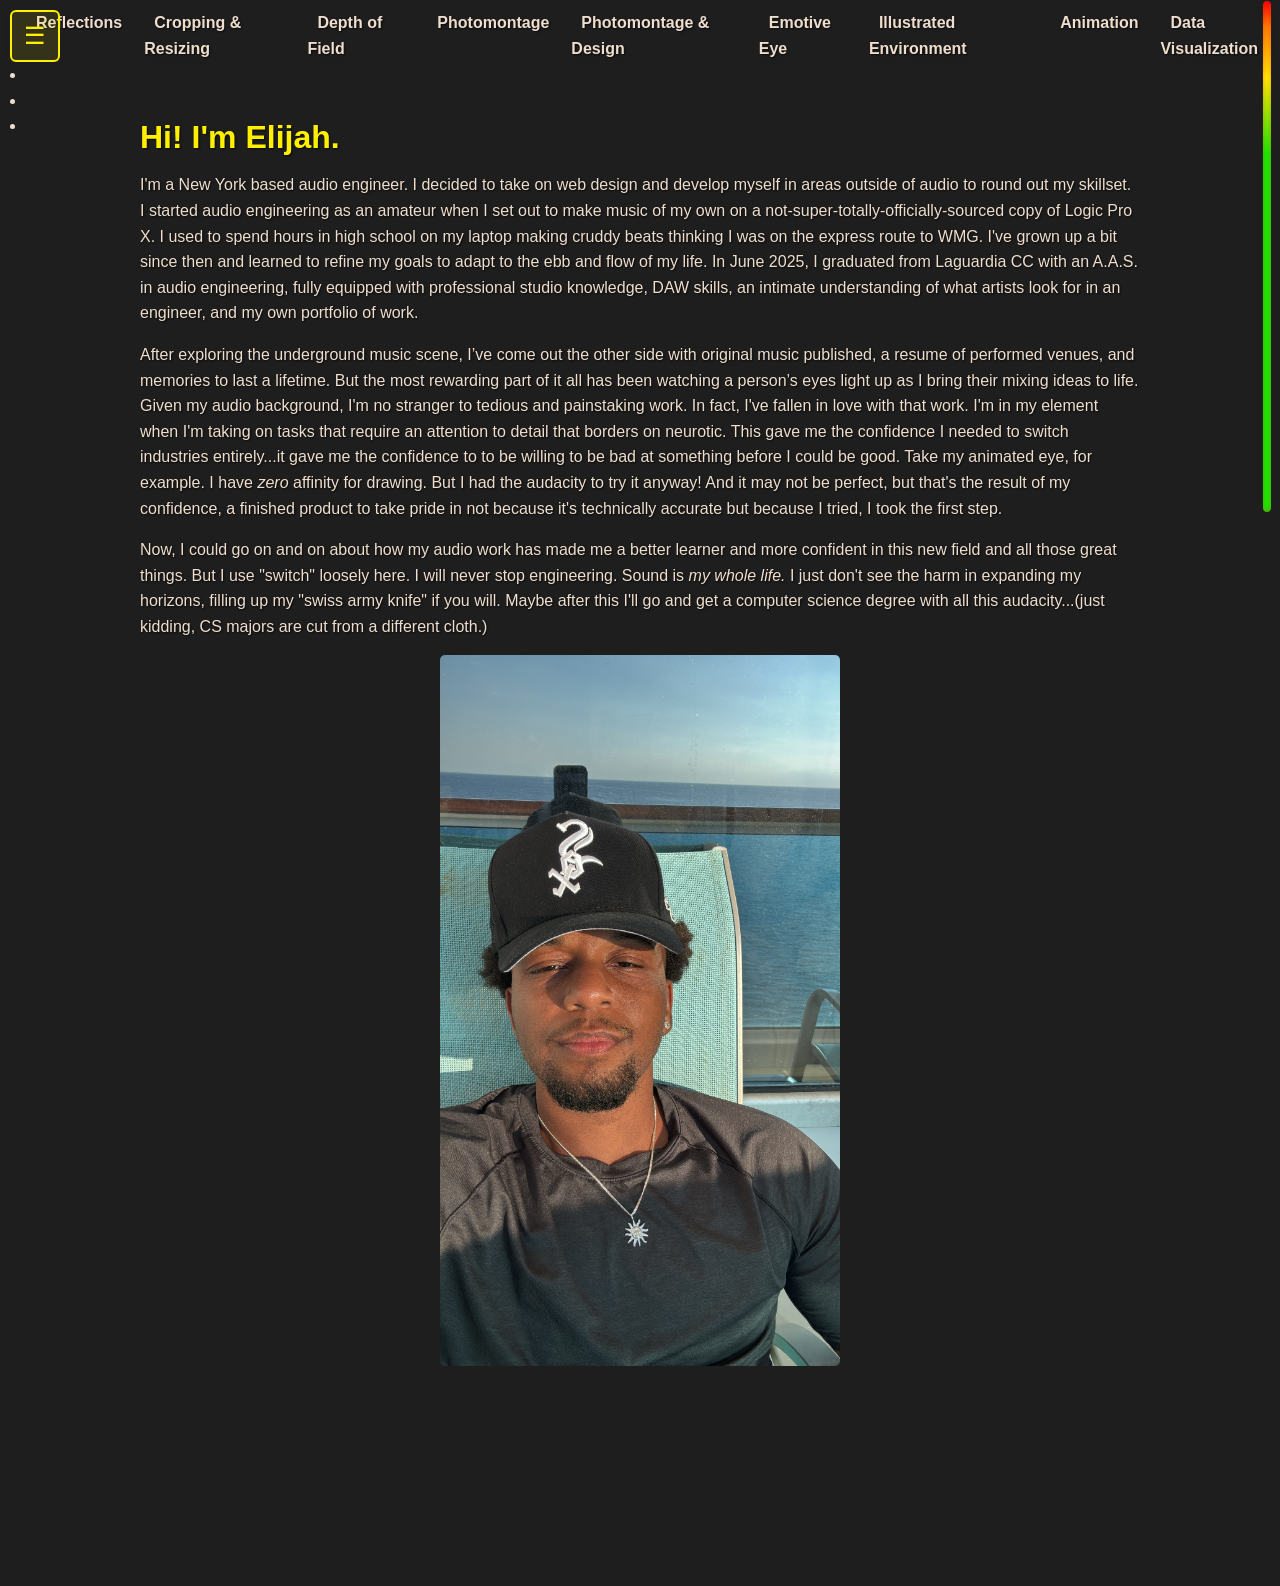
<file: index.html>
<!DOCTYPE html>
<html lang="en">
<head>
  <meta charset="UTF-8">
  <meta name="viewport" content="width=device-width, initial-scale=1">
  <meta name="description" content="Eli's Portfolio for MEDP150 FA 2025">
  <title>Eli's Portfolio</title>
  <link rel="stylesheet" href="styles.css">
</head>

<body>
<nav class="nav">
   <div class="nav-container">
    <ul id="nav-links">
      <li><a href="readings.html">Reflections</a></li>
      <li><a href="hw2.html">Cropping &amp; Resizing</a></li>
      <li><a href="hw3.html">Depth of Field</a></li>
      <li><a href="hw4.html">Photomontage</a></li>
      <li><a href="hw5.html">Photomontage &amp; Design</a></li>
      <li><a href="hw6.html">Emotive Eye</a></li>
      <li><a href="hw7.html">Illustrated Environment</a></li>
      <li><a href="hw8.html">Animation</a></li>
      <li><a href="hw9.html">Data Visualization</a></li>
    </ul>
   </div> 
</nav>
<!-- Section 1 -->  
<nav id="sidebar" class="sidebar collapsed">
  <button id="sidebarToggle" class="sidebar-toggle" type="button" aria-expanded="false" aria-label="Toggle sidebar">☰</button>
    <li>
      <button class="accordion-header" type="button">Reflections ▸</button>  
      <ul class="accordion-content">
      <li><a href="readings.html">Reflections</a></li>
      </ul>
    </li>

    <li>
      <button class="accordion-header" type="button">Photography ▸</button>
      <ul class="accordion-content">
        <li><a href="hw3.html">Depth of Field</a></li>
        <li><a href="hw4.html">Photomontage</a></li>
        <li><a href="hw5.html">Photomontage &amp; Design</a></li>
      </ul>
    </li>

    <li>
      <button class="accordion-header" type="button">Design ▸</button>
      <ul class="accordion-content">
        <li><a href="hw6.html">Emotive Eye</a></li>
        <li><a href="hw7.html">Illustrated Environment</a></li>
        <li><a href="hw8.html">Animation</a></li>
        <li><a href="hw9.html">Data Visualization</a></li>
        <li><a href="istory.html">Interactive Story</a></li>
      </ul>
    </li>
  </ul>
</nav>
  
<main>
<h1>Hi! I'm Elijah.</h1>
<p>I'm a New York based audio engineer. I decided to take on web design
  and develop myself in areas outside of audio to round out my skillset.
  I started audio engineering as an amateur when I set out to make music
  of my own on a not-super-totally-officially-sourced copy of Logic Pro X.
  I used to spend hours in high school on my laptop making cruddy beats thinking
  I was on the express route to WMG. I've grown up a bit since then and learned to 
  refine my goals to adapt to the ebb and flow of my life. In June 2025, 
  I graduated from Laguardia CC with an A.A.S. in audio engineering, 
  fully equipped with professional studio knowledge, DAW skills, an 
  intimate understanding of what artists look for in an engineer, and 
  my own portfolio of work. 
</p>

<p>
  After exploring the underground music scene, I’ve come out the
  other side with original music published, a resume of performed
  venues, and memories to last a lifetime. But the most rewarding
  part of it all has been watching a person’s eyes light up as I 
  bring their mixing ideas to life. Given my audio background, 
  I'm no stranger to tedious and painstaking work. In fact, 
  I've fallen in love with that work. I'm in my element when I'm
  taking on tasks that require an attention to detail that borders on
  neurotic. This gave me the confidence I needed to switch industries
  entirely...it gave me the confidence to to be willing to be bad at 
  something before I could be good. Take my animated eye, for example. 
  I have <i>zero</i> affinity for drawing. But I had the audacity to 
  try it anyway! And it may not be perfect, but that's the result of 
  my confidence, a finished product to take pride in not because
  it's technically accurate but because I tried, I took the first step.
</p>
  
<p>
  Now, I could go on and on about how my audio work has made me a better
  learner and more confident in this new field and all those great things.
  But I use "switch" loosely here. I will never stop engineering. Sound 
  is <i>my whole life.</i> I just don't see the harm in expanding my horizons, 
  filling up my "swiss army knife" if you will. Maybe after this I'll go
  and get a computer science degree with all this audacity...(just kidding,
  CS majors are cut from a different cloth.)
</p>
<img src="eliphoto.jpg" alt="Eli photo" width="400">
</main>
<script src="navbar.js"></script> 
<script src="sidebar.js"></script>
</body>
</html>
</file>
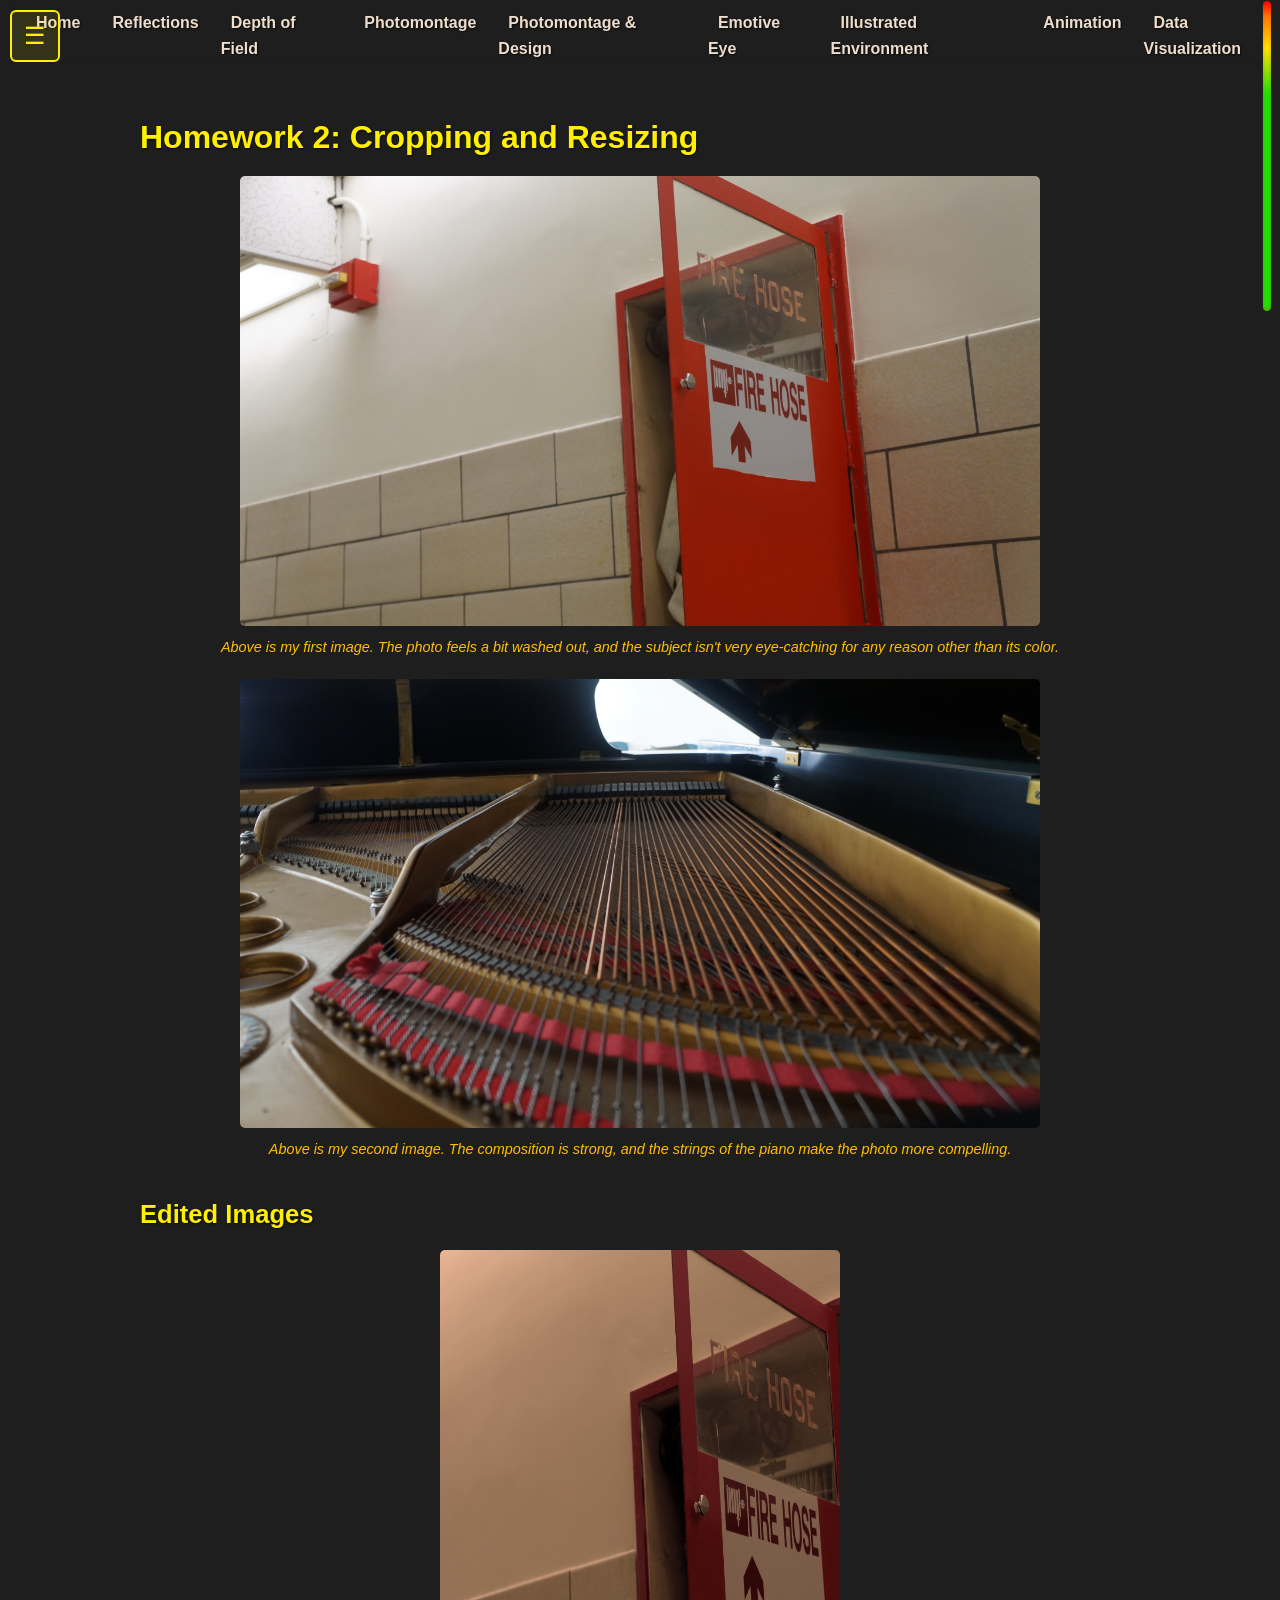
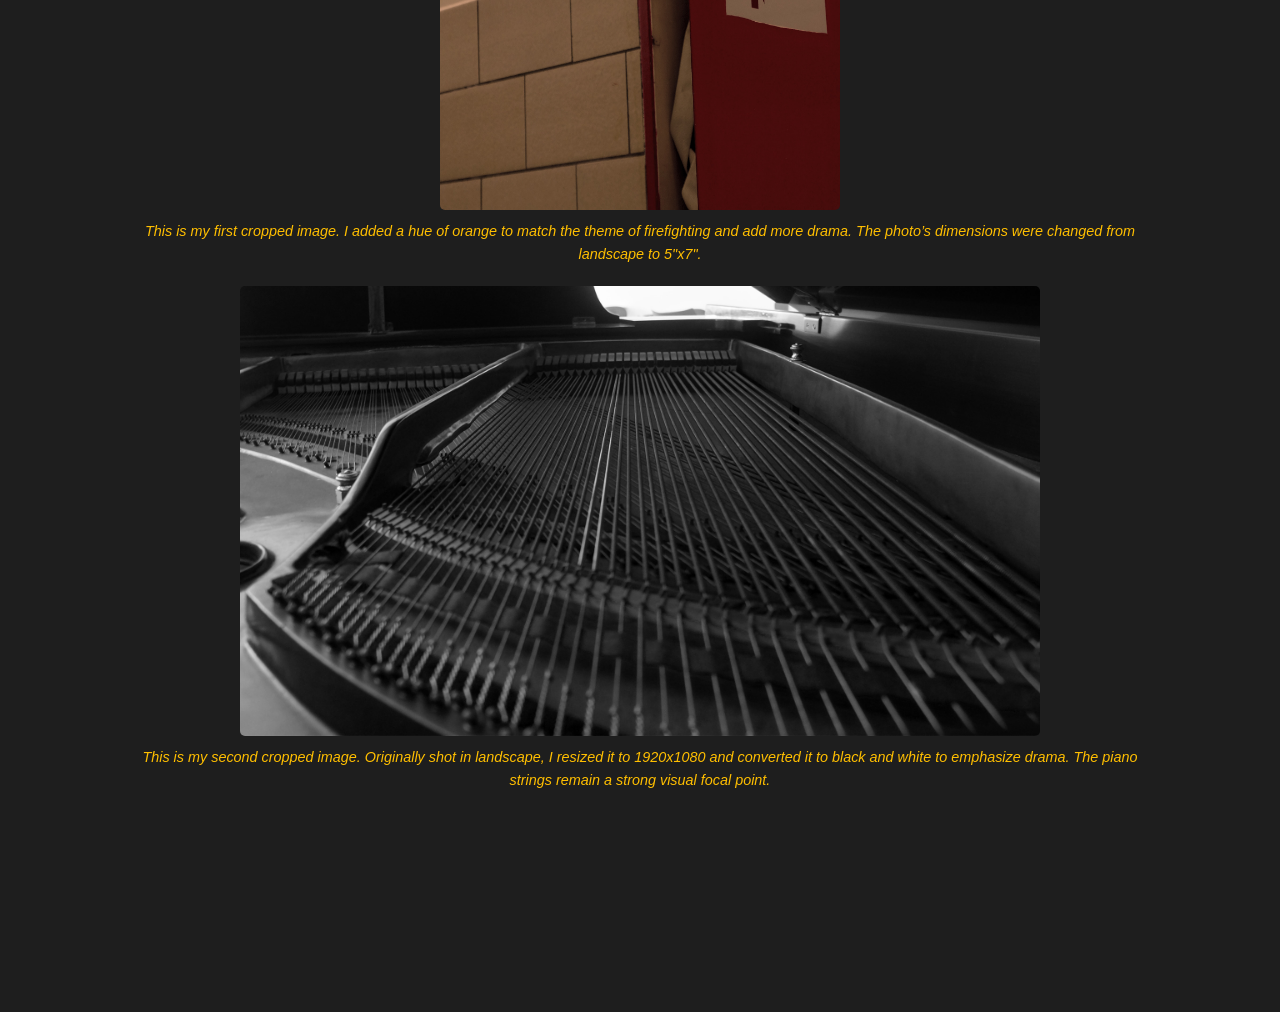
<file: hw2.html>
<!DOCTYPE html>
<html lang="en">
<head>
  <meta charset="UTF-8">
  <meta name="viewport" content="width=device-width, initial-scale=1">
  <meta name="description" content="Homework 2 Part 1 for MEDP150 – Cropping and Resizing">
  <title>HW 2: Cropping and Resizing – Part 1</title>
  <link rel="stylesheet" href="styles.css">
</head>

<body>
  <nav class="nav">
    <div class="nav-container">
      <ul id="nav-links">
        <li><a href="index.html">Home</a></li>
        <li><a href="readings.html">Reflections</a></li>
        <li><a href="hw3.html">Depth of Field</a></li>
        <li><a href="hw4.html">Photomontage</a></li>
        <li><a href="hw5.html">Photomontage &amp; Design</a></li>
        <li><a href="hw6.html">Emotive Eye</a></li>
        <li><a href="hw7.html">Illustrated Environment</a></li>
        <li><a href="hw8.html">Animation</a></li>
        <li><a href="hw9.html">Data Visualization</a></li>
      </ul>
    </div>
  </nav>
  
<nav id="sidebar" class="sidebar collapsed">
  <button id="sidebarToggle" class="sidebar-toggle" type="button" aria-expanded="false" aria-label="Toggle sidebar">☰</button>
  <ul class="accordion">
    <li>
      <button class="accordion-header" type="button">Reflections ▸</button>
      <ul class="accordion-content">
        <li><a href="readings.html">Reflections</a></li>
      </ul>
    </li>

    <li>
      <button class="accordion-header" type="button">Photography ▸</button>
      <ul class="accordion-content">
        <li><a href="hw3.html">Depth of Field</a></li>
        <li><a href="hw4.html">Photomontage</a></li>
        <li><a href="hw5.html">Photomontage &amp; Design</a></li>
      </ul>
    </li>

    <li>
      <button class="accordion-header" type="button">Design ▸</button>
      <ul class="accordion-content">
        <li><a href="hw6.html">Emotive Eye</a></li>
        <li><a href="hw7.html">Illustrated Environment</a></li>
        <li><a href="hw8.html">Animation</a></li>
        <li><a href="hw9.html">Data Visualization</a></li>
        <li><a href="istory.html">Interactive Story</a></li>
      </ul>
    </li>
  </ul>
</nav>
  
  <div class="container">

    <h1>Homework 2: Cropping and Resizing</h1>

    <figure>
      <img src="firehoseb4.jpg" alt="Unedited fire hose image">
      <figcaption><i>
        Above is my first image. The photo feels a bit washed out, and the subject isn't very eye-catching 
        for any reason other than its color.
      </i></figcaption>
    </figure>

    <figure>
      <img src="pianob4.jpg" alt="Unedited piano image">
      <figcaption><i>
        Above is my second image. The composition is strong, and the strings of the piano make the photo more compelling.
      </i></figcaption>
    </figure>

    <h2> Edited Images </h2>
   
    <figure>
  <img src="firehoseafter.jpg" alt="Edited fire hose image" width="400">
  <figcaption><i>
    This is my first cropped image. I added a hue of orange to match the theme of firefighting 
    and add more drama. The photo’s dimensions were changed from landscape to 5"x7".
  </i></figcaption>
</figure>

<figure>
  <img src="pianoafter.jpg" alt="Edited piano image" width="800">
  <figcaption><i>
    This is my second cropped image. Originally shot in landscape, I resized it to 1920x1080 
    and converted it to black and white to emphasize drama. The piano strings remain a strong 
    visual focal point.
  </i></figcaption>
</figure>
    
  </div>

<script src="navbar.js"></script>
<script src="sidebar.js"></script>   
</body>
</html>
</file>
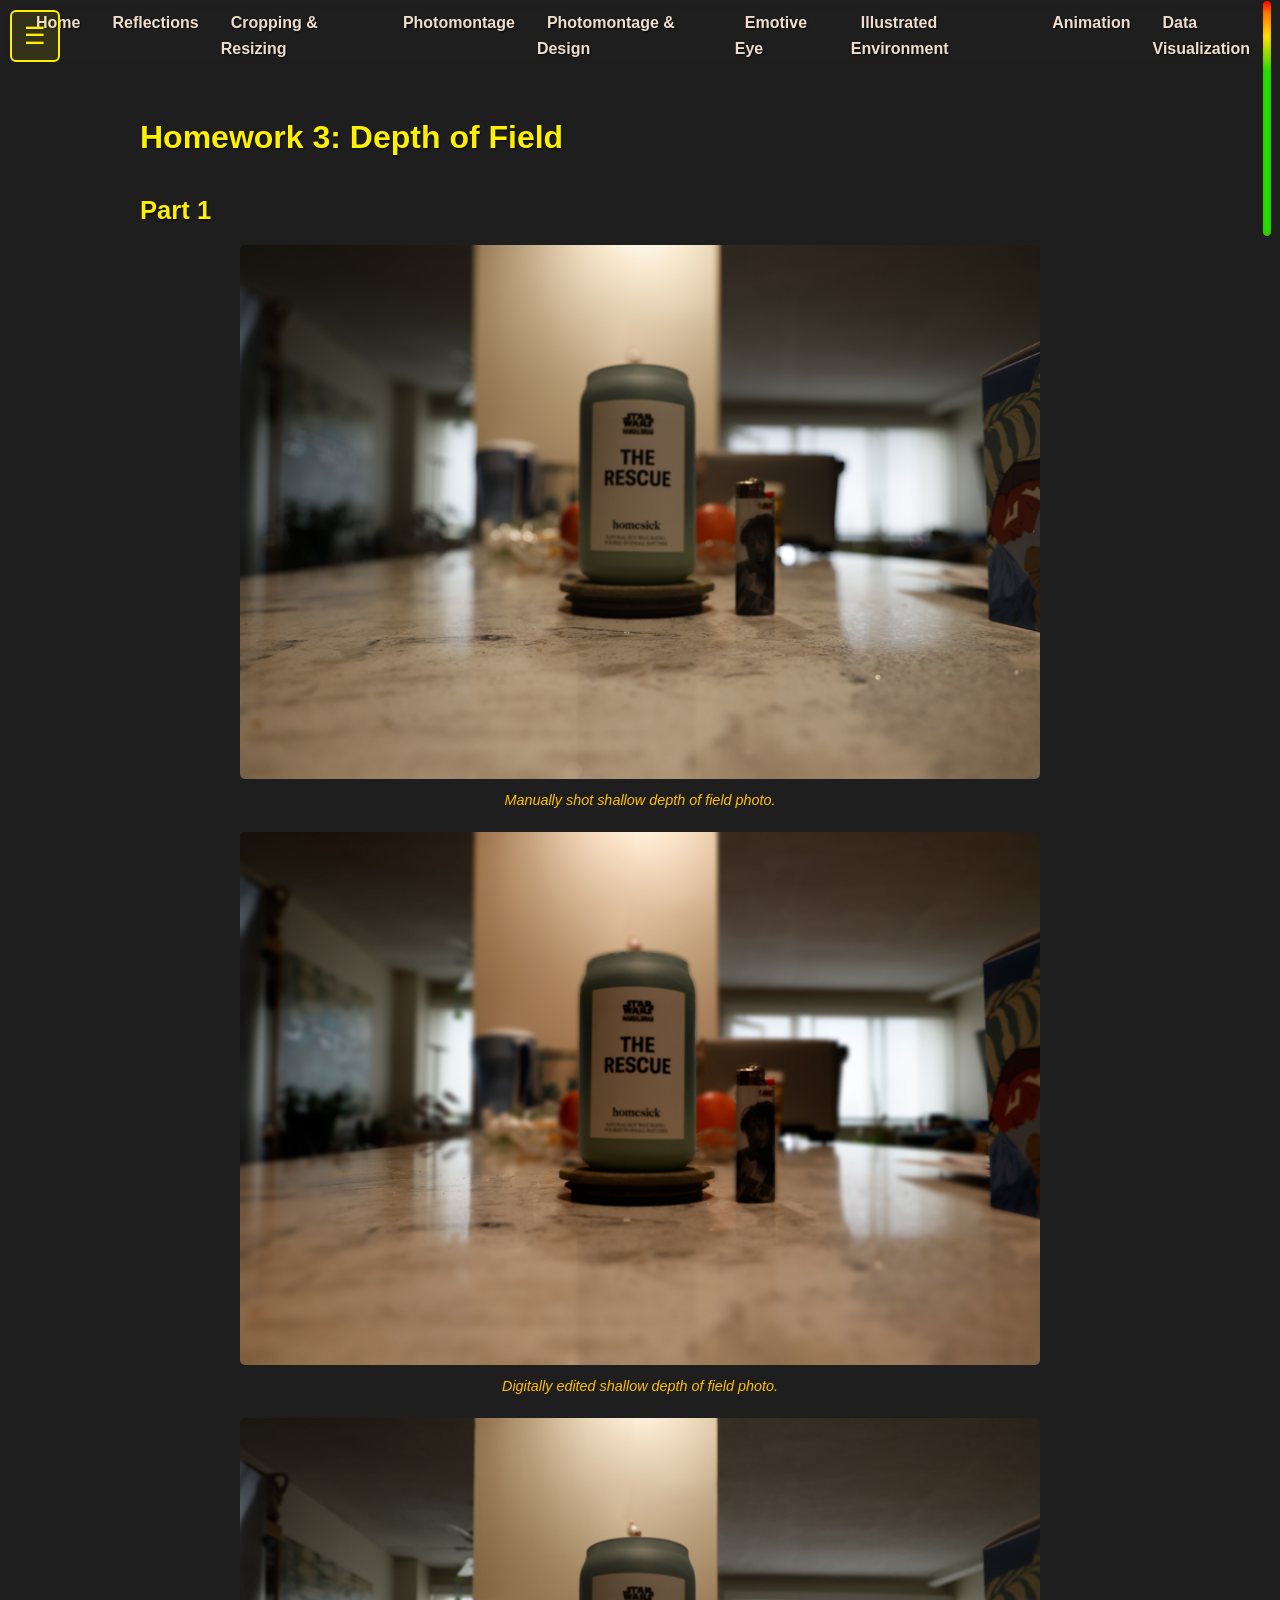
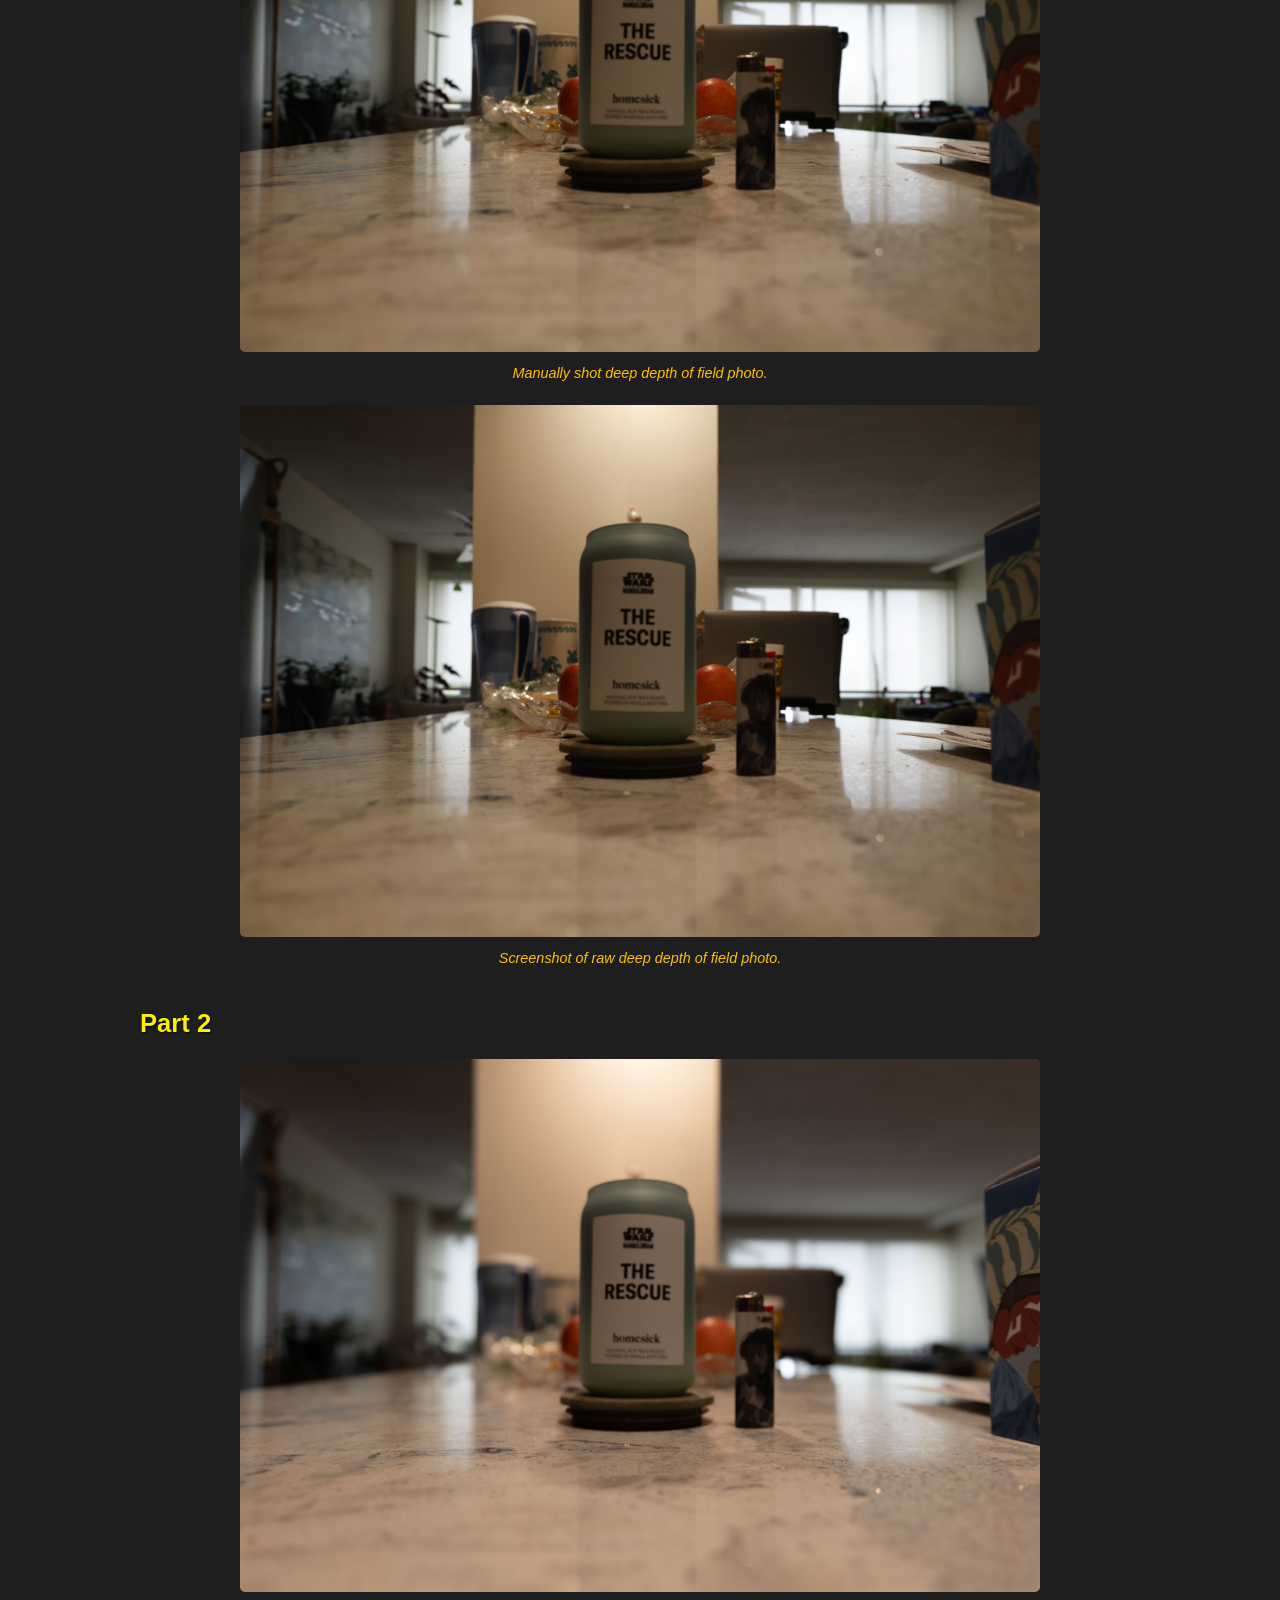
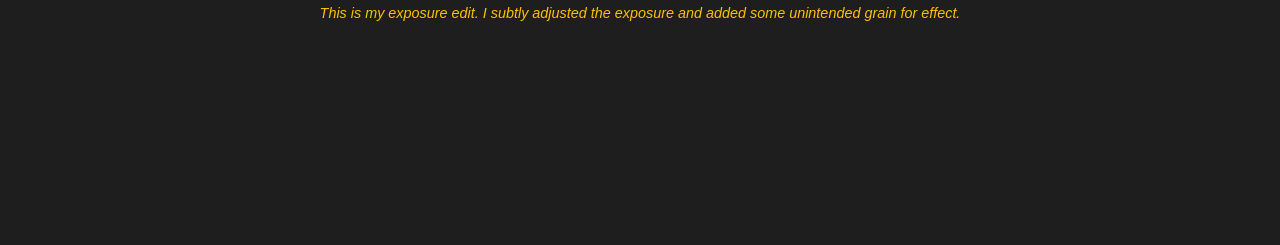
<file: hw3.html>
<!DOCTYPE html>
<html lang="en">
<head>
  <meta charset="UTF-8">
  <meta name="viewport" content="width=device-width, initial-scale=1">
  <meta name="description" content="Homework 3 for MEDP150 – Depth of Field">
  <title>HW 3: Depth of Field</title>
  <link rel="stylesheet" href="styles.css">
</head>

<body>
<nav class="nav">
  <div class="nav-container">
    <ul id="nav-links">
    <li><a href="index.html">Home</a></li>
    <li><a href="readings.html">Reflections</a></li>
    <li><a href="hw2.html">Cropping & Resizing</a></li>
    <li><a href="hw4.html">Photomontage</a></li>
    <li><a href="hw5.html">Photomontage & Design</a></li>
    <li><a href="hw6.html">Emotive Eye</a></li>
    <li><a href="hw7.html">Illustrated Environment</a></li>
    <li><a href="hw8.html">Animation</a></li>
    <li><a href="hw9.html">Data Visualization</a></li>
   </ul>
  </div>
 </nav>

<nav id="sidebar" class="sidebar collapsed">
  <button id="sidebarToggle" class="sidebar-toggle" type="button" aria-expanded="false" aria-label="Toggle sidebar">☰</button>
  <ul class="accordion">
    <li>
      <button class="accordion-header" type="button">Reflections ▸</button>
      <ul class="accordion-content">
        <li><a href="readings.html">Reflections</a></li>
      </ul>
    </li>

    <li>
      <button class="accordion-header" type="button">Photography ▸</button>
      <ul class="accordion-content">
        <li><a href="hw3.html">Depth of Field</a></li>
        <li><a href="hw4.html">Photomontage</a></li>
        <li><a href="hw5.html">Photomontage &amp; Design</a></li>
      </ul>
    </li>

    <li>
      <button class="accordion-header" type="button">Design ▸</button>
      <ul class="accordion-content">
        <li><a href="hw6.html">Emotive Eye</a></li>
        <li><a href="hw7.html">Illustrated Environment</a></li>
        <li><a href="hw8.html">Animation</a></li>
        <li><a href="hw9.html">Data Visualization</a></li>
        <li><a href="istory.html">Interactive Story</a></li>
      </ul>
    </li>
  </ul>
</nav>  
  
<div class="container">

  <h1>Homework 3: Depth of Field</h1>

  <h2>Part 1</h2>

  <figure>
    <img src="shallowdof.jpg" alt="Manually shot shallow depth of field photo">
    <figcaption><i>Manually shot shallow depth of field photo.</i></figcaption>
  </figure>

  <figure>
    <img src="handshallowdof.jpg" alt="Digitally edited shallow depth of field photo">
    <figcaption><i>Digitally edited shallow depth of field photo.</i></figcaption>
  </figure>

  <figure>
    <img src="deepdof.jpg" alt="Manually shot deep depth of field photo">
    <figcaption><i>Manually shot deep depth of field photo.</i></figcaption>
  </figure>

  <figure>
    <img src="deepdofraw.png" alt="Screenshot of raw deep depth of field photo">
    <figcaption><i>Screenshot of raw deep depth of field photo.</i></figcaption>
  </figure>

  <h2>Part 2</h2>

  <figure>
    <img src="exposure_edits.jpg" alt="Exposure edited photo">
    <figcaption><i>
      This is my exposure edit. I subtly adjusted the exposure and added some unintended grain for effect.
    </i></figcaption>
  </figure>

</div>
<script src="navbar.js"></script>
<script src="sidebar.js"></script>  
</body>
</html>
</file>
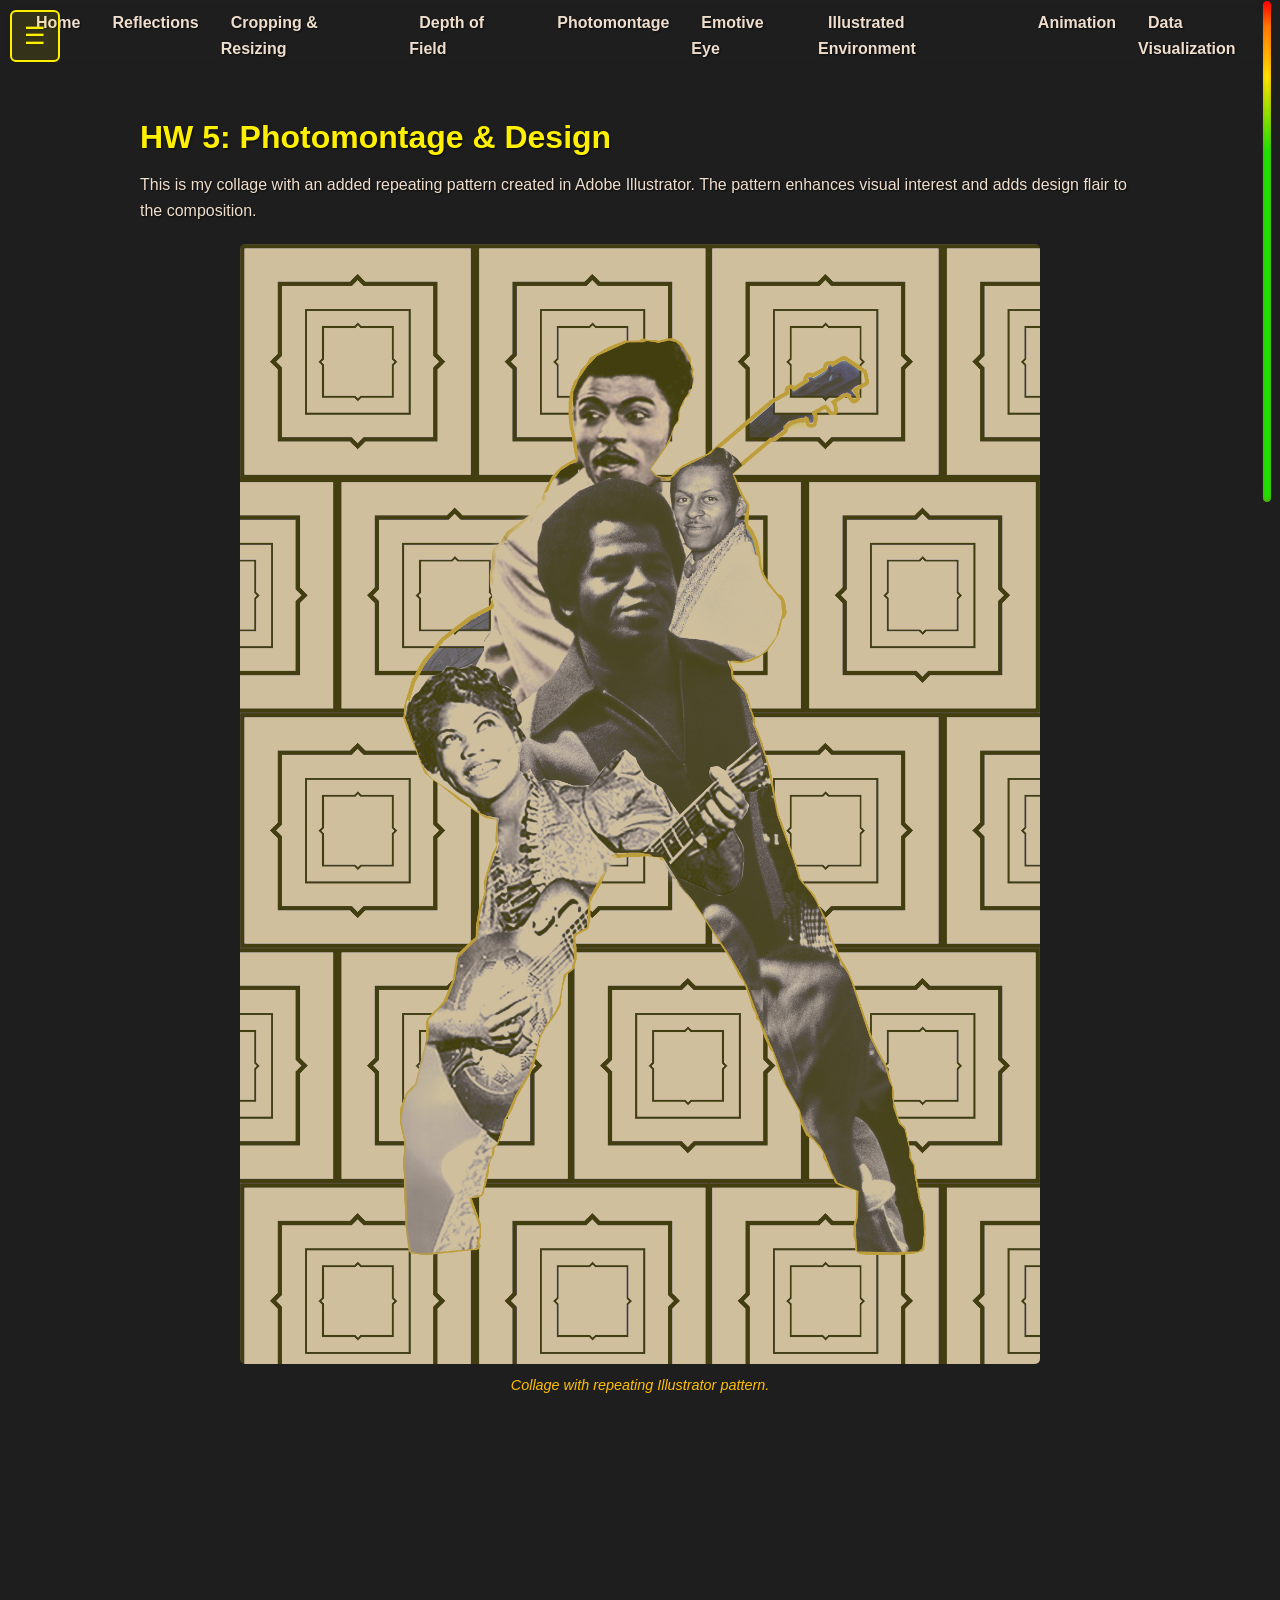
<file: hw5.html>
<!DOCTYPE html>
<html lang="en">
<head>
  <meta charset="UTF-8">
  <meta name="viewport" content="width=device-width, initial-scale=1">
  <meta name="description" content="Homework 5 for MEDP150 – Photomontage & Design">
  <title>HW 5: Photomontage & Design</title>
  <link rel="stylesheet" href="styles.css">
</head>

<body>

<nav class="nav">
  <div class="nav-container">
    <ul id="nav-links">
    <li><a href="index.html">Home</a></li>
    <li><a href="readings.html">Reflections</a></li>
    <li><a href="hw2.html">Cropping & Resizing</a></li>
    <li><a href="hw3.html">Depth of Field</a></li>
    <li><a href="hw4.html">Photomontage</a></li>
    <li><a href="hw6.html">Emotive Eye</a></li>
    <li><a href="hw7.html">Illustrated Environment</a></li>
    <li><a href="hw8.html">Animation</a></li>
    <li><a href="hw9.html">Data Visualization</a></li>
   </ul>
  </div>
 </nav>

<nav id="sidebar" class="sidebar collapsed">
  <button id="sidebarToggle" class="sidebar-toggle" type="button" aria-expanded="false" aria-label="Toggle sidebar">☰</button>
  <ul class="accordion">
    <li>
      <button class="accordion-header" type="button">Reflections ▸</button>
      <ul class="accordion-content">
        <li><a href="readings.html">Reflections</a></li>
      </ul>
    </li>

    <li>
      <button class="accordion-header" type="button">Photography ▸</button>
      <ul class="accordion-content">
        <li><a href="hw3.html">Depth of Field</a></li>
        <li><a href="hw4.html">Photomontage</a></li>
        <li><a href="hw5.html">Photomontage &amp; Design</a></li>
      </ul>
    </li>

    <li>
      <button class="accordion-header" type="button">Design ▸</button>
      <ul class="accordion-content">
        <li><a href="hw6.html">Emotive Eye</a></li>
        <li><a href="hw7.html">Illustrated Environment</a></li>
        <li><a href="hw8.html">Animation</a></li>
        <li><a href="hw9.html">Data Visualization</a></li>
        <li><a href="istory.html">Interactive Story</a></li>
      </ul>
    </li>
  </ul>
</nav>
  
<div class="container">

  <h1>HW 5: Photomontage & Design</h1>

  <p>
    This is my collage with an added repeating pattern created in Adobe Illustrator. 
    The pattern enhances visual interest and adds design flair to the composition.
  </p>

  <figure>
    <img src="thestarspattern.png" alt="Collage with repeating Illustrator pattern">
    <figcaption><i>Collage with repeating Illustrator pattern.</i></figcaption>
  </figure>

</div>
<script src="navbar.js"></script>
<script src="sidebar.js"></script>  
</body>
</html>
</file>
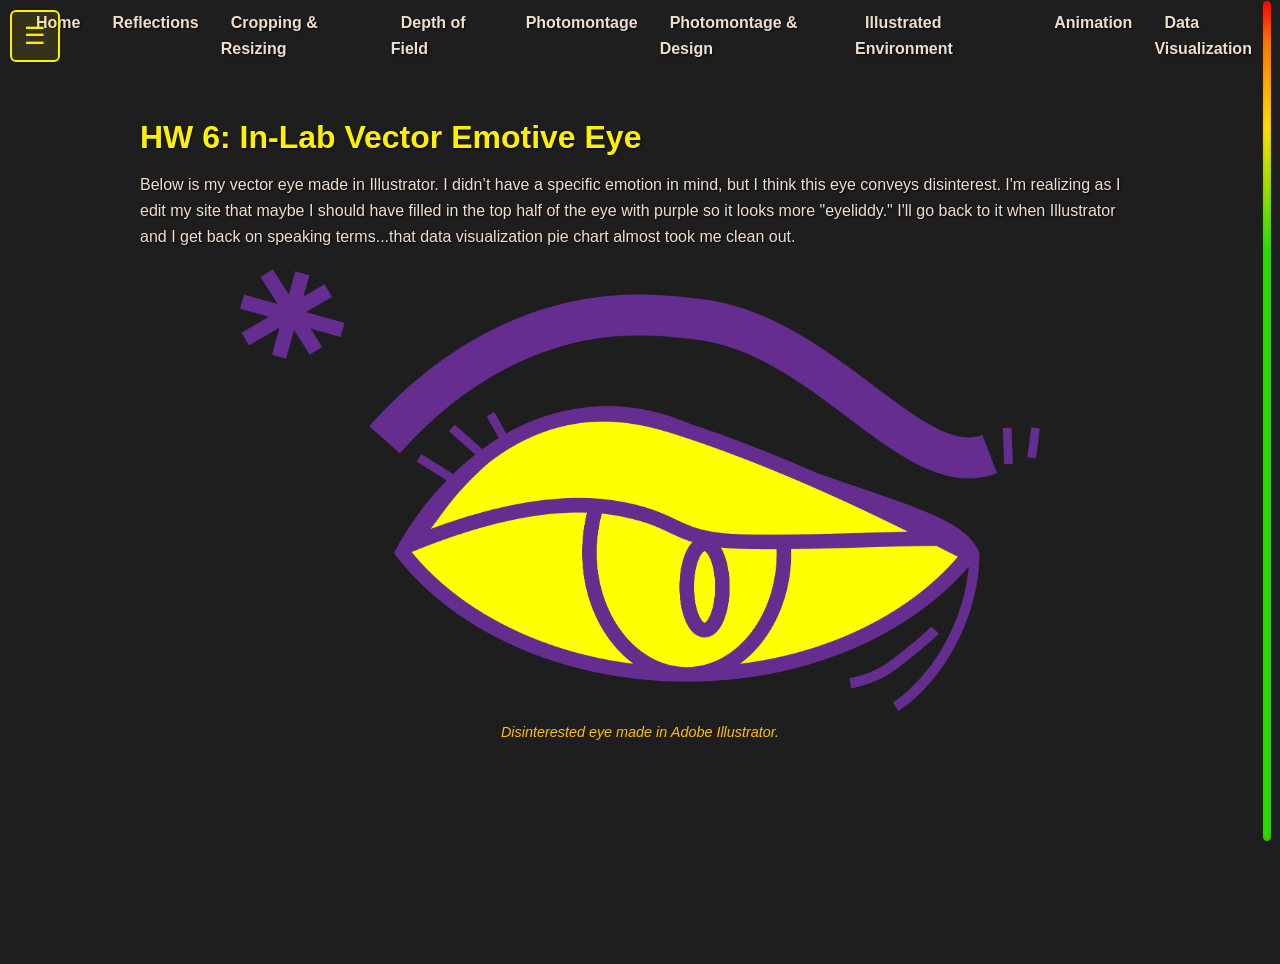
<file: hw6.html>
<!DOCTYPE html>
<html lang="en">
<head>
  <meta charset="UTF-8">
  <meta name="viewport" content="width=device-width, initial-scale=1">
  <meta name="description" content="Homework 6 for MEDP150 – Vector Emotive Eye">
  <title>HW 6: Emotive Eye</title>
  <link rel="stylesheet" href="styles.css">
</head>

<body>

<nav class="nav">
  <div class="nav-container">
    <ul id="nav-links">
    <li><a href="index.html">Home</a></li>
    <li><a href="readings.html">Reflections</a></li>
    <li><a href="hw2.html">Cropping & Resizing</a></li>
    <li><a href="hw3.html">Depth of Field</a></li>
    <li><a href="hw4.html">Photomontage</a></li>
    <li><a href="hw5.html">Photomontage & Design</a></li>
    <li><a href="hw7.html">Illustrated Environment</a></li>
    <li><a href="hw8.html">Animation</a></li>
    <li><a href="hw9.html">Data Visualization</a></li> 
   </ul>
  </div>
 </nav>

<nav id="sidebar" class="sidebar collapsed">
  <button id="sidebarToggle" class="sidebar-toggle" type="button" aria-expanded="false" aria-label="Toggle sidebar">☰</button>
  <ul class="accordion">
    <li>
      <button class="accordion-header" type="button">Reflections ▸</button>
      <ul class="accordion-content">
        <li><a href="readings.html">Reflections</a></li>
      </ul>
    </li>

    <li>
      <button class="accordion-header" type="button">Photography ▸</button>
      <ul class="accordion-content">
        <li><a href="hw3.html">Depth of Field</a></li>
        <li><a href="hw4.html">Photomontage</a></li>
        <li><a href="hw5.html">Photomontage &amp; Design</a></li>
      </ul>
    </li>

    <li>
      <button class="accordion-header" type="button">Design ▸</button>
      <ul class="accordion-content">
        <li><a href="hw6.html">Emotive Eye</a></li>
        <li><a href="hw7.html">Illustrated Environment</a></li>
        <li><a href="hw8.html">Animation</a></li>
        <li><a href="hw9.html">Data Visualization</a></li>
        <li><a href="istory.html">Interactive Story</a></li>
      </ul>
    </li>
  </ul>
</nav>

<div class="container">

  <h1>HW 6: In-Lab Vector Emotive Eye</h1>

  <p>
    Below is my vector eye made in Illustrator. I didn’t have a specific emotion in mind, 
    but I think this eye conveys disinterest.
    I'm realizing as I edit my site that maybe I should have filled in the top half of the eye
    with purple so it looks more "eyeliddy." I'll go back to it when Illustrator and I get back
    on speaking terms...that data visualization pie chart almost took me clean out.
  </p>

  <figure>
    <img src="eye.png" alt="Vector eye showing disinterest">
    <figcaption><i>Disinterested eye made in Adobe Illustrator.</i></figcaption>
  </figure>

</div>
<script src="navbar.js"></script>
<script src="sidebar.js"></script>  
</body>
</html>
</file>
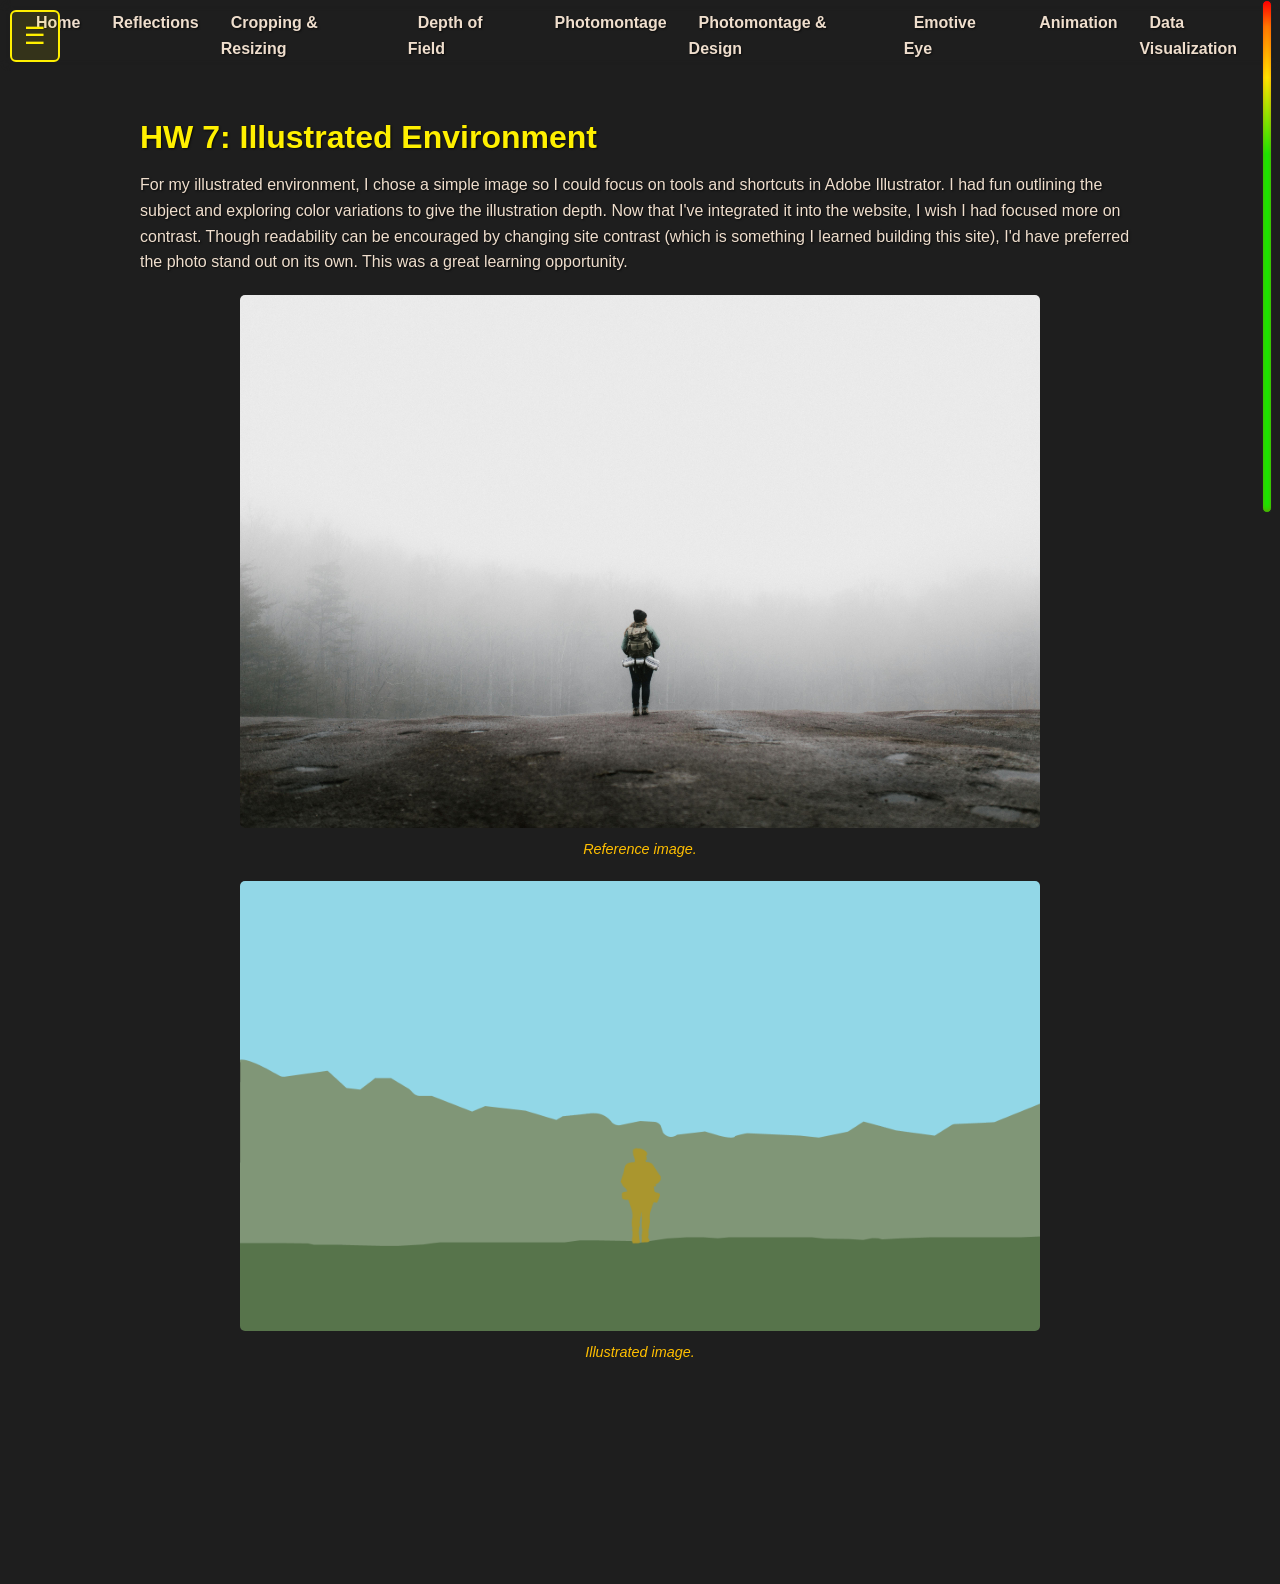
<file: hw7.html>
<!DOCTYPE html>
<html lang="en">
<head>
  <meta charset="UTF-8">
  <meta name="viewport" content="width=device-width, initial-scale=1">
  <meta name="description" content="Homework 7 for MEDP150 – Illustrated Environment">
  <title>HW 7: Illustrated Environment</title>
  <link rel="stylesheet" href="styles.css">
</head>

<body>
<!-- Navbar content/behavior -->
<nav class="nav">
  <div class="nav-container">
    <ul id="nav-links">
    <li><a href="index.html">Home</a></li>
    <li><a href="readings.html">Reflections</a></li>
    <li><a href="hw2.html">Cropping & Resizing</a></li>
    <li><a href="hw3.html">Depth of Field</a></li>
    <li><a href="hw4.html">Photomontage</a></li>
    <li><a href="hw5.html">Photomontage & Design</a></li>
    <li><a href="hw6.html">Emotive Eye</a></li>
    <li><a href="hw8.html">Animation</a></li>
    <li><a href="hw9.html">Data Visualization</a></li>
   </ul>
  </div>
 </nav>

<!-- Sidebar content/behavior -->  
<nav id="sidebar" class="sidebar collapsed">
  <button id="sidebarToggle" class="sidebar-toggle" type="button" aria-expanded="false" aria-label="Toggle sidebar">☰</button>
  <ul class="accordion">
    <li>
      <button class="accordion-header" type="button">Reflections ▸</button>
      <ul class="accordion-content">
        <li><a href="readings.html">Reflections</a></li>
      </ul>
    </li>

    <li>
      <button class="accordion-header" type="button">Photography ▸</button>
      <ul class="accordion-content">
        <li><a href="hw3.html">Depth of Field</a></li>
        <li><a href="hw4.html">Photomontage</a></li>
        <li><a href="hw5.html">Photomontage &amp; Design</a></li>
      </ul>
    </li>

    <li>
      <button class="accordion-header" type="button">Design ▸</button>
      <ul class="accordion-content">
        <li><a href="hw6.html">Emotive Eye</a></li>
        <li><a href="hw7.html">Illustrated Environment</a></li>
        <li><a href="hw8.html">Animation</a></li>
        <li><a href="hw9.html">Data Visualization</a></li>
        <li><a href="istory.html">Interactive Story</a></li>
      </ul>
    </li>
  </ul>
</nav>
  
<div class="container">

  <h1>HW 7: Illustrated Environment</h1>

  <p>
    For my illustrated environment, I chose a simple image so I could focus on tools and shortcuts in Adobe Illustrator. 
    I had fun outlining the subject and exploring color variations to give the illustration depth. Now that I've integrated 
    it into the website, I wish I had focused more on contrast. Though readability can be encouraged by changing site contrast
    (which is something I learned building this site), I'd have preferred the photo stand out on its own. 
    This was a great learning opportunity. 
  </p>

  <figure>
    <img src="hikerimage.jpg" alt="Reference image of hiker">
    <figcaption><i>Reference image.</i></figcaption>
  </figure>

  <figure>
    <img src="environment.png" alt="Illustrated environment image">
    <figcaption><i>Illustrated image.</i></figcaption>
  </figure>

</div>
<script src="navbar.js"></script>
<script src="sidebar.js"></script>  
</body>
</html>
</file>
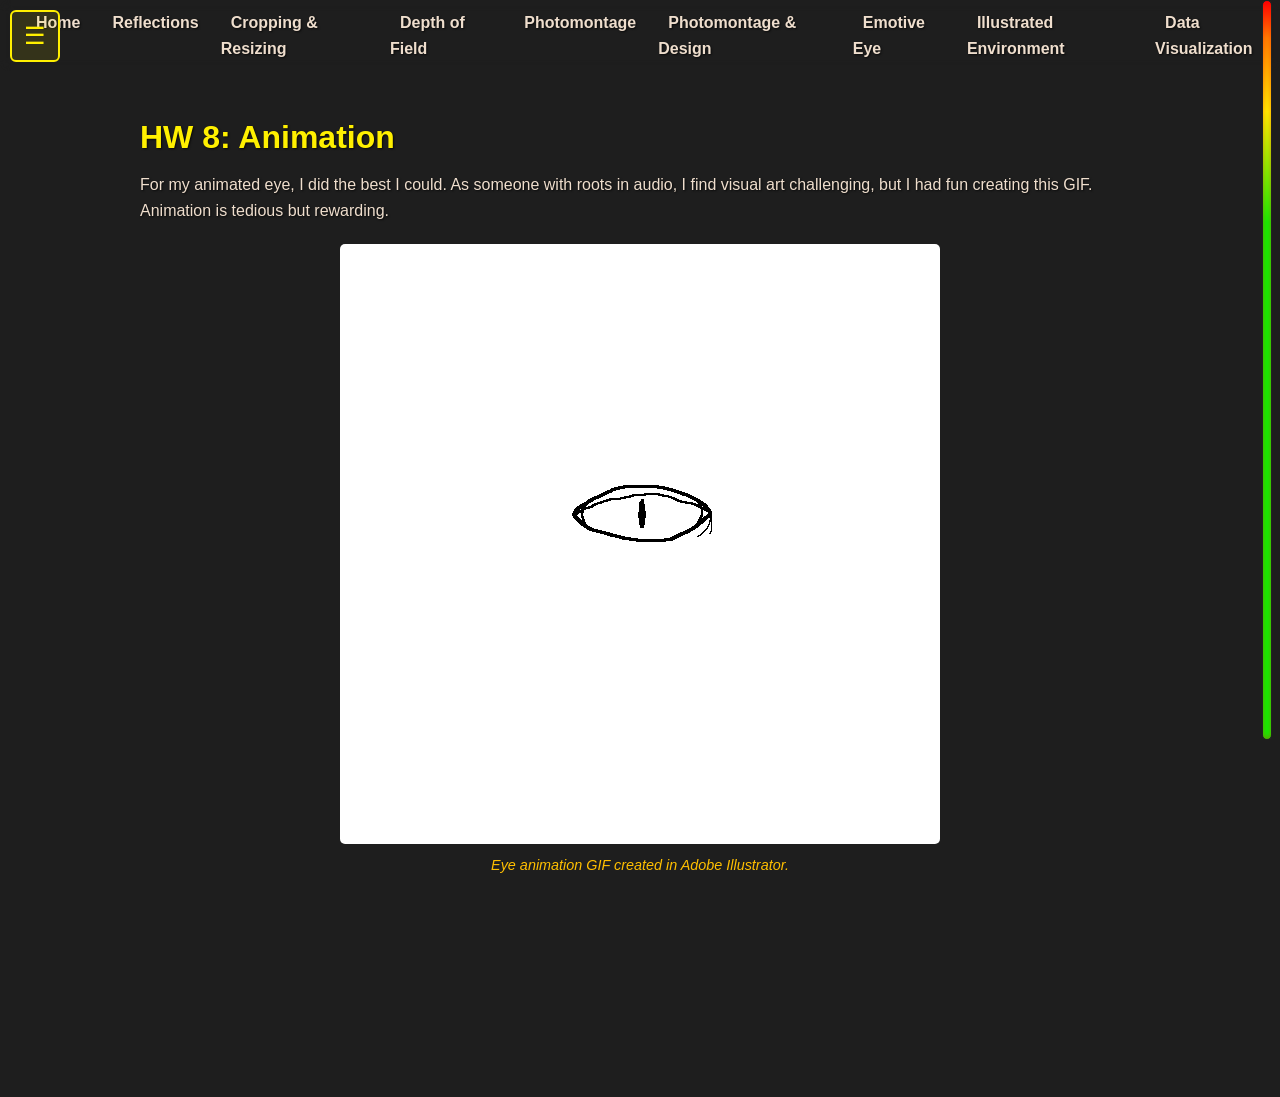
<file: hw8.html>
<!DOCTYPE html>
<html lang="en">
<head>
  <meta charset="UTF-8">
  <meta name="viewport" content="width=device-width, initial-scale=1">
  <meta name="description" content="Homework 8 for MEDP150 – Animation">
  <title>HW 8: Animation</title>
  <link rel="stylesheet" href="styles.css">
</head>

<body>

<nav class="nav">
  <div class="nav-container">
    <ul id="nav-links">
    <li><a href="index.html">Home</a></li>
    <li><a href="readings.html">Reflections</a></li>
    <li><a href="hw2.html">Cropping & Resizing</a></li>
    <li><a href="hw3.html">Depth of Field</a></li>
    <li><a href="hw4.html">Photomontage</a></li>
    <li><a href="hw5.html">Photomontage & Design</a></li>
    <li><a href="hw6.html">Emotive Eye</a></li>
    <li><a href="hw7.html">Illustrated Environment</a></li>
    <li><a href="hw9.html">Data Visualization</a></li> 
   </ul>
  </div>
 </nav>

  <!-- Sidebar content/behavior -->  
  
<nav id="sidebar" class="sidebar collapsed">
  <button id="sidebarToggle" class="sidebar-toggle" type="button" aria-expanded="false" aria-label="Toggle sidebar">☰</button>
  <ul class="accordion">
    <li>
      <button class="accordion-header" type="button">Reflections ▸</button>
      <ul class="accordion-content">
        <li><a href="readings.html">Reflections</a></li>
      </ul>
    </li>

    <li>
      <button class="accordion-header" type="button">Photography ▸</button>
      <ul class="accordion-content">
        <li><a href="hw3.html">Depth of Field</a></li>
        <li><a href="hw4.html">Photomontage</a></li>
        <li><a href="hw5.html">Photomontage &amp; Design</a></li>
      </ul>
    </li>

    <li>
      <button class="accordion-header" type="button">Design ▸</button>
      <ul class="accordion-content">
        <li><a href="hw6.html">Emotive Eye</a></li>
        <li><a href="hw7.html">Illustrated Environment</a></li>
        <li><a href="hw8.html">Animation</a></li>
        <li><a href="hw9.html">Data Visualization</a></li>
        <li><a href="istory.html">Interactive Story</a></li>
      </ul>
    </li>
  </ul>
</nav>

<div class="container">

  <h1>HW 8: Animation</h1>

  <p>
    For my animated eye, I did the best I could. As someone with roots in audio, I find visual art challenging, 
    but I had fun creating this GIF. Animation is tedious but rewarding.
  </p>

  <figure>
    <img src="eyegif.gif" alt="Animated eye GIF">
    <figcaption><i>Eye animation GIF created in Adobe Illustrator.</i></figcaption>
  </figure>

<!--  <p>
    I made a second gif from a drawing I got permission from a close friend of mine to use. I had a lot of fun
    bringing him to life.
  </p> 

  <figure>
    <img src="josguy.gif" alt="Animated eye GIF">
    <figcaption><i>"Funky Guy," drawing by Johaynan M. Animated by Elijah L.</i></figcaption>
  </figure> -->

</div>
<script src="navbar.js"></script>
<script src="sidebar.js"></script> 
</body>
</html>
</file>
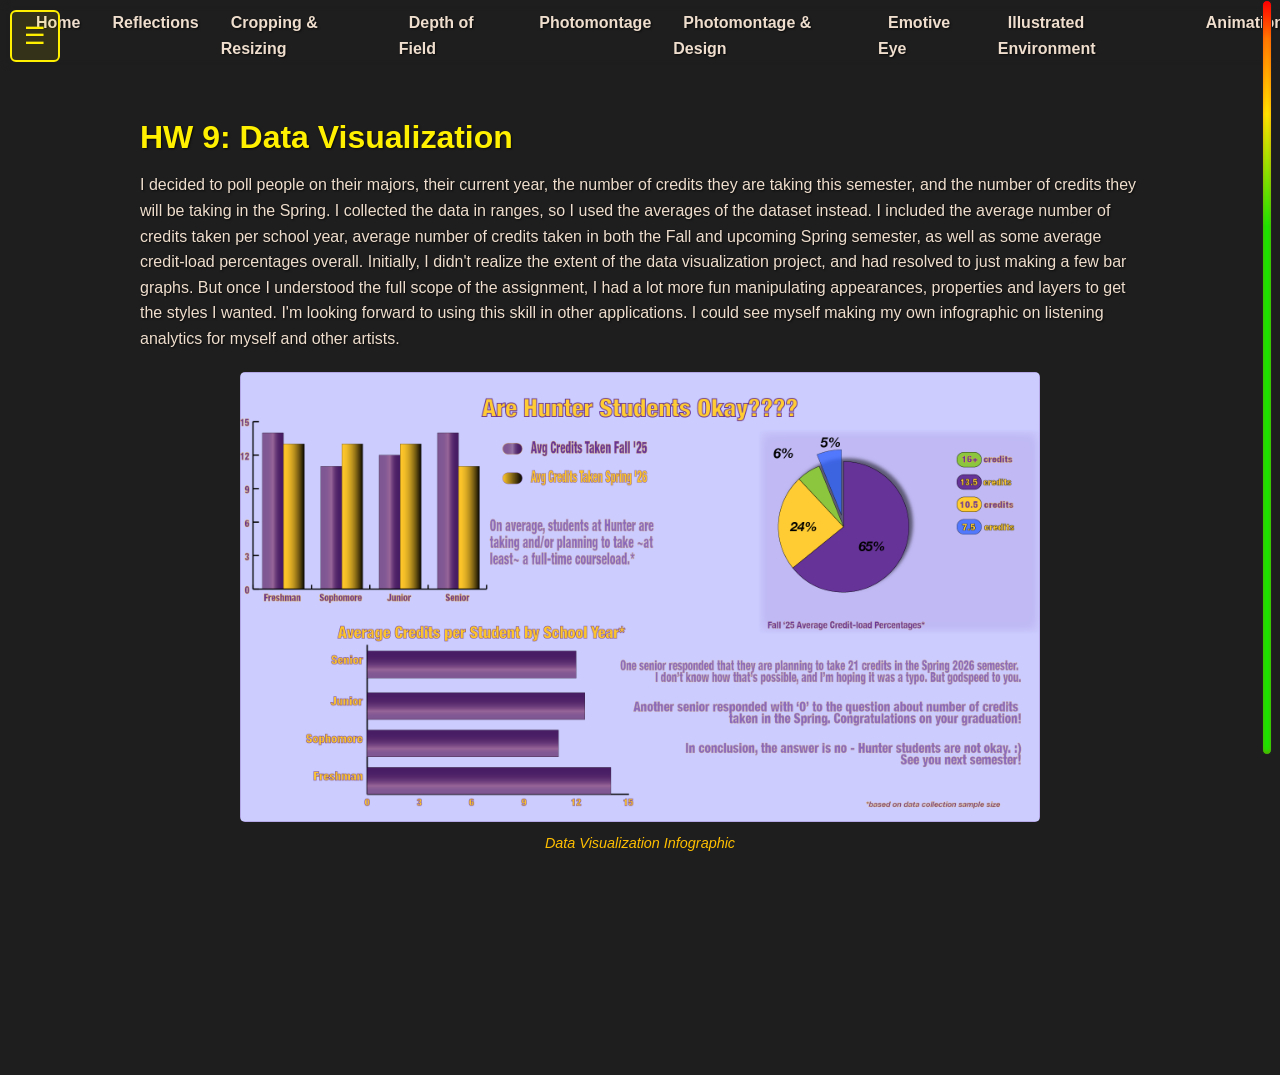
<file: hw9.html>
<!DOCTYPE html>
<html lang="en">
<head>
  <meta charset="UTF-8">
  <meta name="viewport" content="width=device-width, initial-scale=1">
  <meta name="description" content="Homework 9 for MEDP150 – Data Visualization">
  <title>HW 9: Data Visualization</title>
  <link rel="stylesheet" href="styles.css">
</head>

<body>

<nav class="nav">
  <div class="nav-container">
    <ul id="nav-links">
    <li><a href="index.html">Home</a></li>
    <li><a href="readings.html">Reflections</a></li>
    <li><a href="hw2.html">Cropping & Resizing</a></li>
    <li><a href="hw3.html">Depth of Field</a></li>
    <li><a href="hw4.html">Photomontage</a></li>
    <li><a href="hw5.html">Photomontage & Design</a></li>
    <li><a href="hw6.html">Emotive Eye</a></li>
    <li><a href="hw7.html">Illustrated Environment</a></li>
    <li><a href="hw8.html">Animation</a></li>
   </ul>
  </div>
 </nav>

   <!-- Sidebar content/behavior -->  
  
<nav id="sidebar" class="sidebar collapsed">
  <button id="sidebarToggle" class="sidebar-toggle" type="button" aria-expanded="false" aria-label="Toggle sidebar">☰</button>
  <ul class="accordion">
    <li>
      <button class="accordion-header" type="button">Reflections ▸</button>
      <ul class="accordion-content">
        <li><a href="readings.html">Reflections</a></li>
      </ul>
    </li>

    <li>
      <button class="accordion-header" type="button">Photography ▸</button>
      <ul class="accordion-content">
        <li><a href="hw3.html">Depth of Field</a></li>
        <li><a href="hw4.html">Photomontage</a></li>
        <li><a href="hw5.html">Photomontage &amp; Design</a></li>
      </ul>
    </li>

    <li>
      <button class="accordion-header" type="button">Design ▸</button>
      <ul class="accordion-content">
        <li><a href="hw6.html">Emotive Eye</a></li>
        <li><a href="hw7.html">Illustrated Environment</a></li>
        <li><a href="hw8.html">Animation</a></li>
        <li><a href="hw9.html">Data Visualization</a></li>
        <li><a href="istory.html">Interactive Story</a></li>
      </ul>
    </li>
  </ul>
</nav>
 
<div class="container">

  <h1>HW 9: Data Visualization</h1>

  <p>
    I decided to poll people on their majors, their current year, the number of credits they are taking this semester,
    and the number of credits they will be taking in the Spring. I collected the data in ranges, so I used the averages
    of the dataset instead. I included the average number of credits taken per school year, average number of credits taken
    in both the Fall and upcoming Spring semester, as well as some average credit-load percentages overall. Initially, 
    I didn't realize the extent of the data visualization project, and had resolved to just making a few bar graphs. 
    But once I understood the full scope of the assignment, I had a lot more fun manipulating appearances, properties and 
    layers to get the styles I wanted. I'm looking forward to using this skill in other applications. I could see myself
    making my own infographic on listening analytics for myself and other artists.
  </p>

 <figure>
 <img src="data.png" alt="Data visualization Infographic">
    <figcaption><i>Data Visualization Infographic</i></figcaption>
  </figure>
</div>
<script src="navbar.js"></script>
<script src="sidebar.js"></script> 
</body>
</html>
</file>
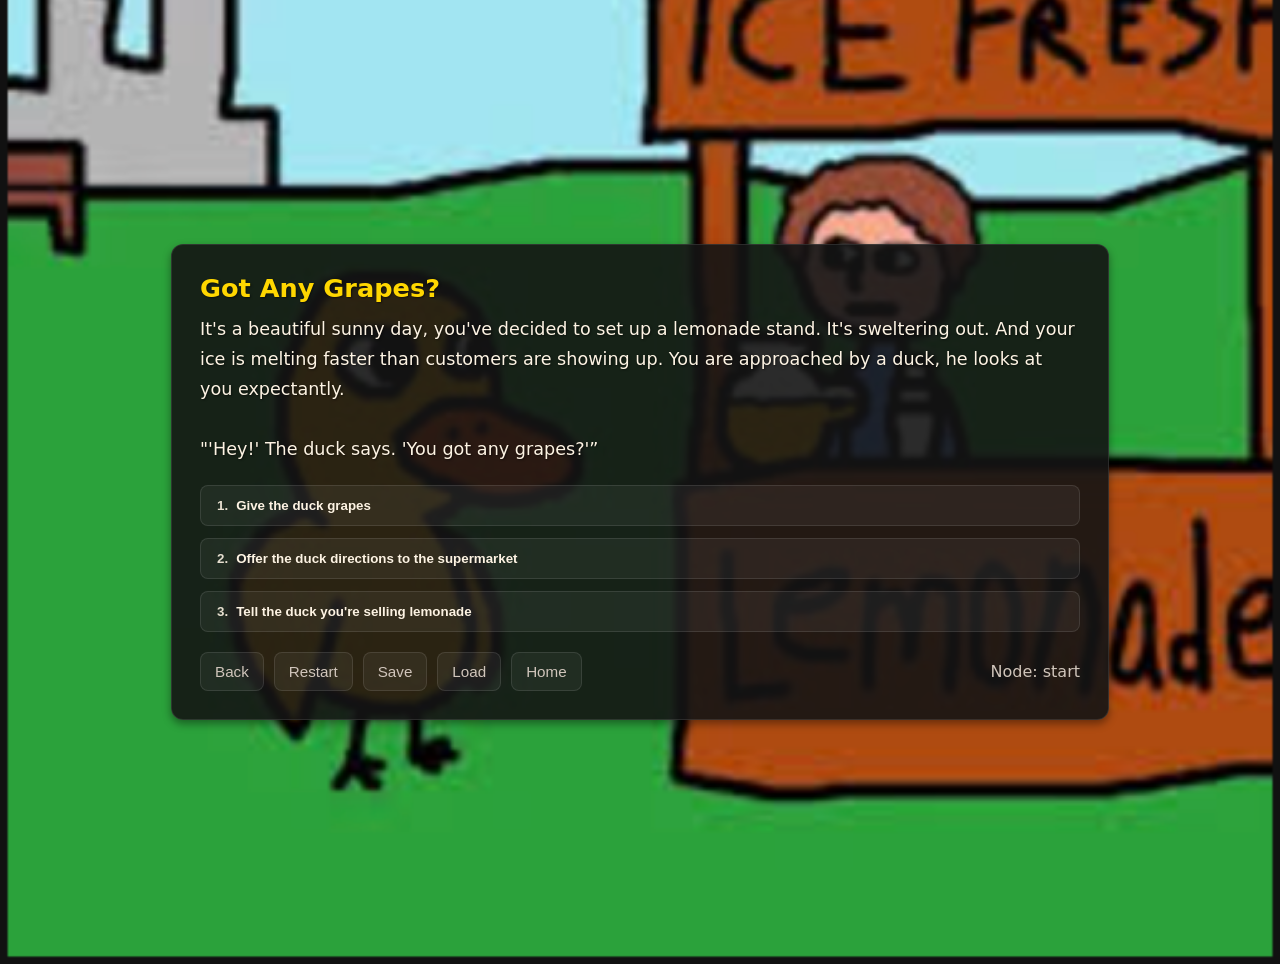
<file: istory.html>
<!DOCTYPE html>
<html lang="en">
<head>
  <meta charset="UTF-8">
  <title>Got Any Grapes?</title>
  <style>
  :root {
    --bg: #0b0b0b;
    --card: rgba(21, 21, 21, 0.9); /* Increased opacity */
    --accent: #FFD700;
    --text: #fdf3e3; /* Slightly lighter color for sharpness */
    --muted: #d0c5bb;
  }

  html, body {
    height: 100%;
    margin: 0;
    font-family: Inter, system-ui, Arial, sans-serif;
    background: url('gotanygrapes.png') center center no-repeat, 
                linear-gradient(180deg, #151515, var(--bg));
    background-size: cover;
    color: var(--text);
  }

  .wrap {
    min-height: 100%;
    display: flex;
    align-items: center;
    justify-content: center;
    padding: 32px;
  }

  .card {
    width: 100%;
    max-width: 880px;
    background: var(--card);
    border: 1px solid rgba(255, 255, 255, 0.1); /* Slightly visible border */
    padding: 28px;
    border-radius: 12px;
    box-shadow: 0 4px 8px rgba(0, 0, 0, 0.4); /* Stronger shadow for focus */
  }

  h1 {
    margin: 0 0 8px;
    font-size: 1.6rem; /* Larger for readability */
    color: var(--accent);
    text-shadow: 1px 1px 2px rgba(0, 0, 0, 0.5); /* Adds a soft shadow */
  }

  #text {
    font-size: 1.1rem; /* Slightly larger text */
    line-height: 1.7; /* Improved spacing for readability */
    margin: 12px 0 20px;
    color: var(--text);
    text-shadow: 1px 1px 2px rgba(0, 0, 0, 0.5); /* Text shadow for clarity */
  }

  .choices {
    display: flex;
    flex-direction: column;
    gap: 12px; /* More space between choices */
  }

  .choice {
    background: rgba(255, 255, 255, 0.05); /* Slight background for contrast */
    border: 1px solid rgba(255, 255, 255, 0.1);
    color: var(--text);
    padding: 12px 16px; /* Larger padding for readability */
    border-radius: 8px;
    text-align: left;
    cursor: pointer;
    font-weight: 700;
    outline: none;
    transition: transform 0.2s, background-color 0.2s;
  }

  .choice:hover {
    transform: translateY(-3px);
    background: rgba(255, 215, 0, 0.06); /* Subtle highlight effect */
  }

  .choice:focus {
    box-shadow: 0 0 0 4px rgba(255, 215, 0, 0.15); /* Stronger focus effect */
    border-color: var(--accent);
  }

  .meta {
    display: flex;
    justify-content: space-between;
    align-items: center;
    margin-top: 20px;
    gap: 12px;
    flex-wrap: wrap;
  }

  .controls {
    display: flex;
    gap: 10px;
  }

  .btn {
    background: rgba(255, 255, 255, 0.05); /* Match choice background */
    border: 1px solid rgba(255, 255, 255, 0.1);
    padding: 10px 14px;
    border-radius: 8px;
    color: var(--muted);
    cursor: pointer;
    font-size: 0.95rem; /* Slightly smaller for buttons */
    transition: background-color 0.2s, color 0.2s;
  }

  .btn:hover {
    color: var(--text);
    border-color: rgba(255, 255, 255, 0.15);
    background: rgba(255, 255, 255, 0.08);
  }

  .progress {
    font-size: 1rem; /* Larger progress text */
    color: var(--muted);
  }

  .note {
    font-size: 0.9rem; /* Slightly larger and clear */
    color: var(--muted);
    margin-top: 15px;
  }

  .history {
    font-size: 0.85rem;
    color: var(--muted);
    max-width: 100%;
    overflow: auto;
    white-space: nowrap;
    margin-top: 12px;
  }

  @media (max-width: 520px) {
    .card {
      padding: 24px; /* Adjust padding for smaller screens */
    }

    .choice {
      font-size: 1rem; /* Readable on smaller devices */
    }

    h1 {
      font-size: 1.4rem;
    }
  }
</style>
</head>
<body>
  <div class="wrap">
    <article class="card" role="application" aria-labelledby="title">
      <h1 id="title">Got Any Grapes?</h1>

      <div id="text" aria-live="polite">Loading story…</div>

      <div class="choices" id="choices" role="list"></div>

    <div class="meta">
      <div class="controls" role="group" aria-label="Story controls">
        <button class="btn" id="backBtn" title="Go back">Back</button>
        <button class="btn" id="restartBtn" title="Restart story">Restart</button>
        <button class="btn" id="saveBtn" title="Save progress">Save</button>
        <button class="btn" id="loadBtn" title="Load saved progress">Load</button>
        <button class="btn" id="homeBtn" title="Go back to homepage" onclick="window.location.href = 'index.html';">Home</button>
    </div>
        <div class="progress" id="progress"></div>
      </div>

      <!-- <div class="note" id="note">Tip: Press 1/2/3 to choose, Backspace to go back. Choices are keyboard-accessible.</div>
      <div class="history" id="history" aria-hidden="false"></div>
    </article> 
  </div> -->

  <script>
    // Story structure (branches and options)
    const story = {
      start: {
        text: `It's a beautiful sunny day, you've decided to set up a lemonade stand.
        It's sweltering out. And your ice is melting faster than customers are showing up.
        You are approached by a duck, he looks at you expectantly.
        <br><br>
        "'Hey!' The duck says. 'You got any grapes?'”`,
        choices: [
          { text: "Give the duck grapes", next: "giveGrapes" },
          { text: "Offer the duck directions to the supermarket", next: "market" },
          { text: "Tell the duck you're selling lemonade", next: "lemonade" }
        ]
      },
      giveGrapes: {
        text: `You consider explaining to the duck that you do not have grapes as you are running a lemonade stand. 
        But as it turns out, you have a tupperware of grapes in your lunch bag. 
        You give the duck your grapes. The duck happily eats them and follows you around forever. The end.`,
        choices: []
      },
      market: {
        text: `You offer the duck some directions to the market.
        <i> Maybe he'll find better luck there...</i> 
        After some time, the duck waddles back holding a bushel
        of grapes and a large bag of ice. He quacks thank you
        and plops both himself and the ice bag on the grass,
        enjoying his freshly bought grapes, and the company of 
        his new friend. The end.`,
        choices: []
      },
      lemonade: {
        text: `You offer some lemonade to the duck. He waddles away, continuing on 
        with his grape search. <i>What was up with that guy? 
        That jingle was good though. Then he waddled away, waddle 
        waddle...</i> The end.`,
        choices: []
      }
    };

    // State
    let currentId = 'start';
    const historyStack = [];

    // Elements
    const textEl = document.getElementById('text');
    const choicesEl = document.getElementById('choices');
    const progressEl = document.getElementById('progress');
    const historyEl = document.getElementById('history');
    const backBtn = document.getElementById('backBtn');
    const restartBtn = document.getElementById('restartBtn');
    const saveBtn = document.getElementById('saveBtn');
    const loadBtn = document.getElementById('loadBtn');

    function renderNode(id, focusChoiceIndex = 0) {
      const node = story[id];
      if (!node) return console.error('Missing node', id);
      currentId = id;

      // Update text
      textEl.innerHTML = node.text;

      // Render choices
      choicesEl.innerHTML = '';
      node.choices.forEach((c, idx) => {
        const btn = document.createElement('button');
        btn.className = 'choice';
        btn.setAttribute('role', 'listitem');
        btn.innerHTML = `<span style="opacity:.9;margin-right:8px;font-weight:600">${idx + 1}.</span><span>${c.text}</span>`;
        btn.dataset.next = c.next;
        btn.tabIndex = 0;
        btn.addEventListener('click', () => makeChoice(idx));
        btn.addEventListener('keydown', (e) => {
          if (e.key === 'Enter' || e.key === ' ') { e.preventDefault(); makeChoice(idx); }
        });
        choicesEl.appendChild(btn);
      });

      // Update meta
      progressEl.textContent = `Node: ${id}`;
      historyEl.textContent = 'History: ' + historyStack.map(h => h).join(' → ');

      // Focus first choice (or requested)
      const btns = choicesEl.querySelectorAll('.choice');
      if (btns[focusChoiceIndex]) btns[focusChoiceIndex].focus();
    }

    function makeChoice(choiceIndex) {
      const node = story[currentId];
      const choice = node.choices[choiceIndex];
      if (!choice) return;
      historyStack.push(currentId);
      renderNode(choice.next);
    }

    // Controls
    backBtn.addEventListener('click', () => {
      if (historyStack.length === 0) return;
      const prev = historyStack.pop();
      renderNode(prev);
    });
    restartBtn.addEventListener('click', () => {
      historyStack.length = 0;
      renderNode('start');
    });
    saveBtn.addEventListener('click', () => {
      try {
        localStorage.setItem('istory2.current', currentId);
        localStorage.setItem('istory2.history', JSON.stringify(historyStack));
        saveBtn.textContent = 'Saved';
        setTimeout(() => saveBtn.textContent = 'Save', 1100);
      } catch (e) {
        console.error('Save failed', e);
      }
    });
    loadBtn.addEventListener('click', () => {
      const cur = localStorage.getItem('istory2.current');
      const hist = localStorage.getItem('istory2.history');
      if (cur) currentId = cur;
      if (hist) {
        try { const arr = JSON.parse(hist); historyStack.length = 0; historyStack.push(...arr); } catch (e) {}
      }
      renderNode(currentId);
      loadBtn.textContent = 'Loaded';
      setTimeout(() => loadBtn.textContent = 'Load', 1100);
    });

    // Initialize
    function init() {
      renderNode(currentId);
    }
    init();

  </script>
</body>
</html>
</file>
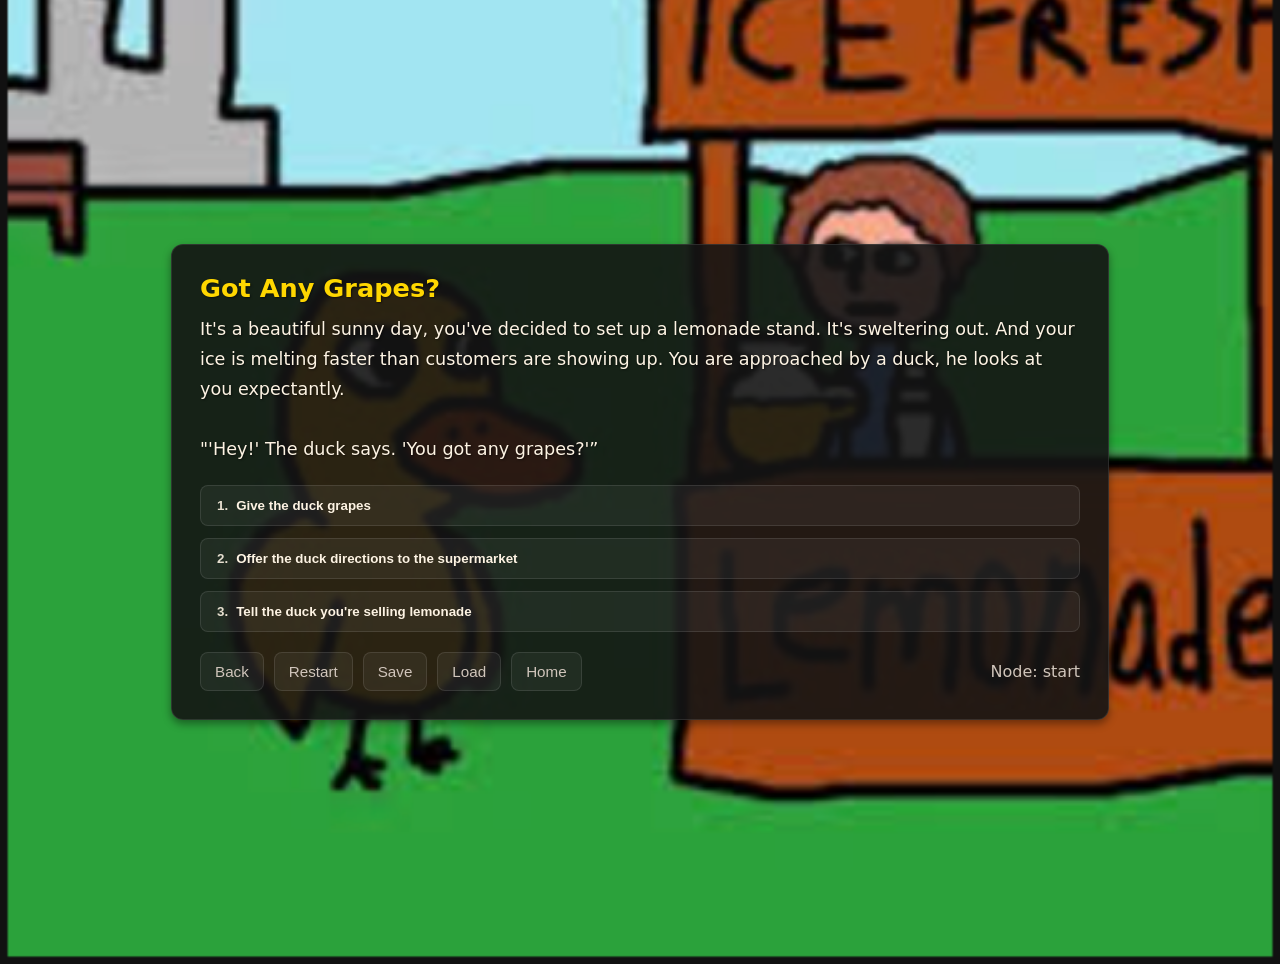
<file: istory2.html>
<!DOCTYPE html>
<html lang="en">
<head>
  <meta charset="UTF-8">
  <title>Got Any Grapes?</title>
  <style>
  :root {
    --bg: #0b0b0b;
    --card: rgba(21, 21, 21, 0.9); /* Increased opacity */
    --accent: #FFD700;
    --text: #fdf3e3; /* Slightly lighter color for sharpness */
    --muted: #d0c5bb;
  }

  html, body {
    height: 100%;
    margin: 0;
    font-family: Inter, system-ui, Arial, sans-serif;
    background: url('gotanygrapes.png') center center no-repeat, 
                linear-gradient(180deg, #151515, var(--bg));
    background-size: cover;
    color: var(--text);
  }

  .wrap {
    min-height: 100%;
    display: flex;
    align-items: center;
    justify-content: center;
    padding: 32px;
  }

  .card {
    width: 100%;
    max-width: 880px;
    background: var(--card);
    border: 1px solid rgba(255, 255, 255, 0.1); /* Slightly visible border */
    padding: 28px;
    border-radius: 12px;
    box-shadow: 0 4px 8px rgba(0, 0, 0, 0.4); /* Stronger shadow for focus */
  }

  h1 {
    margin: 0 0 8px;
    font-size: 1.6rem; /* Larger for readability */
    color: var(--accent);
    text-shadow: 1px 1px 2px rgba(0, 0, 0, 0.5); /* Adds a soft shadow */
  }

  #text {
    font-size: 1.1rem; /* Slightly larger text */
    line-height: 1.7; /* Improved spacing for readability */
    margin: 12px 0 20px;
    color: var(--text);
    text-shadow: 1px 1px 2px rgba(0, 0, 0, 0.5); /* Text shadow for clarity */
  }

  .choices {
    display: flex;
    flex-direction: column;
    gap: 12px; /* More space between choices */
  }

  .choice {
    background: rgba(255, 255, 255, 0.05); /* Slight background for contrast */
    border: 1px solid rgba(255, 255, 255, 0.1);
    color: var(--text);
    padding: 12px 16px; /* Larger padding for readability */
    border-radius: 8px;
    text-align: left;
    cursor: pointer;
    font-weight: 700;
    outline: none;
    transition: transform 0.2s, background-color 0.2s;
  }

  .choice:hover {
    transform: translateY(-3px);
    background: rgba(255, 215, 0, 0.06); /* Subtle highlight effect */
  }

  .choice:focus {
    box-shadow: 0 0 0 4px rgba(255, 215, 0, 0.15); /* Stronger focus effect */
    border-color: var(--accent);
  }

  .meta {
    display: flex;
    justify-content: space-between;
    align-items: center;
    margin-top: 20px;
    gap: 12px;
    flex-wrap: wrap;
  }

  .controls {
    display: flex;
    gap: 10px;
  }

  .btn {
    background: rgba(255, 255, 255, 0.05); /* Match choice background */
    border: 1px solid rgba(255, 255, 255, 0.1);
    padding: 10px 14px;
    border-radius: 8px;
    color: var(--muted);
    cursor: pointer;
    font-size: 0.95rem; /* Slightly smaller for buttons */
    transition: background-color 0.2s, color 0.2s;
  }

  .btn:hover {
    color: var(--text);
    border-color: rgba(255, 255, 255, 0.15);
    background: rgba(255, 255, 255, 0.08);
  }

  .progress {
    font-size: 1rem; /* Larger progress text */
    color: var(--muted);
  }

  .note {
    font-size: 0.9rem; /* Slightly larger and clear */
    color: var(--muted);
    margin-top: 15px;
  }

  .history {
    font-size: 0.85rem;
    color: var(--muted);
    max-width: 100%;
    overflow: auto;
    white-space: nowrap;
    margin-top: 12px;
  }

  @media (max-width: 520px) {
    .card {
      padding: 24px; /* Adjust padding for smaller screens */
    }

    .choice {
      font-size: 1rem; /* Readable on smaller devices */
    }

    h1 {
      font-size: 1.4rem;
    }
  }
</style>
</head>
<body>
  <div class="wrap">
    <article class="card" role="application" aria-labelledby="title">
      <h1 id="title">Got Any Grapes?</h1>

      <div id="text" aria-live="polite">Loading story…</div>

      <div class="choices" id="choices" role="list"></div>

    <div class="meta">
      <div class="controls" role="group" aria-label="Story controls">
        <button class="btn" id="backBtn" title="Go back">Back</button>
        <button class="btn" id="restartBtn" title="Restart story">Restart</button>
        <button class="btn" id="saveBtn" title="Save progress">Save</button>
        <button class="btn" id="loadBtn" title="Load saved progress">Load</button>
        <button class="btn" id="homeBtn" title="Go back to homepage" onclick="window.location.href = 'index.html';">Home</button>
    </div>
        <div class="progress" id="progress"></div>
      </div>

      <!-- <div class="note" id="note">Tip: Press 1/2/3 to choose, Backspace to go back. Choices are keyboard-accessible.</div>
      <div class="history" id="history" aria-hidden="false"></div>
    </article> 
  </div> -->

  <script>
    // Story structure (branches and options)
    const story = {
      start: {
        text: `It's a beautiful sunny day, you've decided to set up a lemonade stand.
        It's sweltering out. And your ice is melting faster than customers are showing up.
        You are approached by a duck, he looks at you expectantly.
        <br><br>
        "'Hey!' The duck says. 'You got any grapes?'”`,
        choices: [
          { text: "Give the duck grapes", next: "giveGrapes" },
          { text: "Offer the duck directions to the supermarket", next: "market" },
          { text: "Tell the duck you're selling lemonade", next: "lemonade" }
        ]
      },
      giveGrapes: {
        text: `You give the duck grapes. The duck happily eats them and follows you around forever. The end.`,
        choices: []
      },
      market: {
        text: `You offer the duck some directions to the market.
        Maybe he'll find better luck there... 
        After some time, the duck waddles back holding a bushel
        of grapes and a large bag of ice. He quacks thank you
        and plops both himself and the ice bag on the grass,
        enjoying his freshly bought grapes, and the company of 
        his new friend. The end.`,
        choices: []
      },
      lemonade: {
        text: `You offer some lemonade to the duck. He waddles away, continuing on 
        with his grape search. <i>What was up with that guy? 
        That jingle was good though. Then he waddled away, waddle 
        waddle...</i> The end.`,
        choices: []
      }
    };

    // State
    let currentId = 'start';
    const historyStack = [];

    // Elements
    const textEl = document.getElementById('text');
    const choicesEl = document.getElementById('choices');
    const progressEl = document.getElementById('progress');
    const historyEl = document.getElementById('history');
    const backBtn = document.getElementById('backBtn');
    const restartBtn = document.getElementById('restartBtn');
    const saveBtn = document.getElementById('saveBtn');
    const loadBtn = document.getElementById('loadBtn');

    function renderNode(id, focusChoiceIndex = 0) {
      const node = story[id];
      if (!node) return console.error('Missing node', id);
      currentId = id;

      // Update text
      textEl.innerHTML = node.text;

      // Render choices
      choicesEl.innerHTML = '';
      node.choices.forEach((c, idx) => {
        const btn = document.createElement('button');
        btn.className = 'choice';
        btn.setAttribute('role', 'listitem');
        btn.innerHTML = `<span style="opacity:.9;margin-right:8px;font-weight:600">${idx + 1}.</span><span>${c.text}</span>`;
        btn.dataset.next = c.next;
        btn.tabIndex = 0;
        btn.addEventListener('click', () => makeChoice(idx));
        btn.addEventListener('keydown', (e) => {
          if (e.key === 'Enter' || e.key === ' ') { e.preventDefault(); makeChoice(idx); }
        });
        choicesEl.appendChild(btn);
      });

      // Update meta
      progressEl.textContent = `Node: ${id}`;
      historyEl.textContent = 'History: ' + historyStack.map(h => h).join(' → ');

      // Focus first choice (or requested)
      const btns = choicesEl.querySelectorAll('.choice');
      if (btns[focusChoiceIndex]) btns[focusChoiceIndex].focus();
    }

    function makeChoice(choiceIndex) {
      const node = story[currentId];
      const choice = node.choices[choiceIndex];
      if (!choice) return;
      historyStack.push(currentId);
      renderNode(choice.next);
    }

    // Controls
    backBtn.addEventListener('click', () => {
      if (historyStack.length === 0) return;
      const prev = historyStack.pop();
      renderNode(prev);
    });
    restartBtn.addEventListener('click', () => {
      historyStack.length = 0;
      renderNode('start');
    });
    saveBtn.addEventListener('click', () => {
      try {
        localStorage.setItem('istory2.current', currentId);
        localStorage.setItem('istory2.history', JSON.stringify(historyStack));
        saveBtn.textContent = 'Saved';
        setTimeout(() => saveBtn.textContent = 'Save', 1100);
      } catch (e) {
        console.error('Save failed', e);
      }
    });
    loadBtn.addEventListener('click', () => {
      const cur = localStorage.getItem('istory2.current');
      const hist = localStorage.getItem('istory2.history');
      if (cur) currentId = cur;
      if (hist) {
        try { const arr = JSON.parse(hist); historyStack.length = 0; historyStack.push(...arr); } catch (e) {}
      }
      renderNode(currentId);
      loadBtn.textContent = 'Loaded';
      setTimeout(() => loadBtn.textContent = 'Load', 1100);
    });

    // Initialize
    function init() {
      renderNode(currentId);
    }
    init();

  </script>
</body>
</html>
</file>
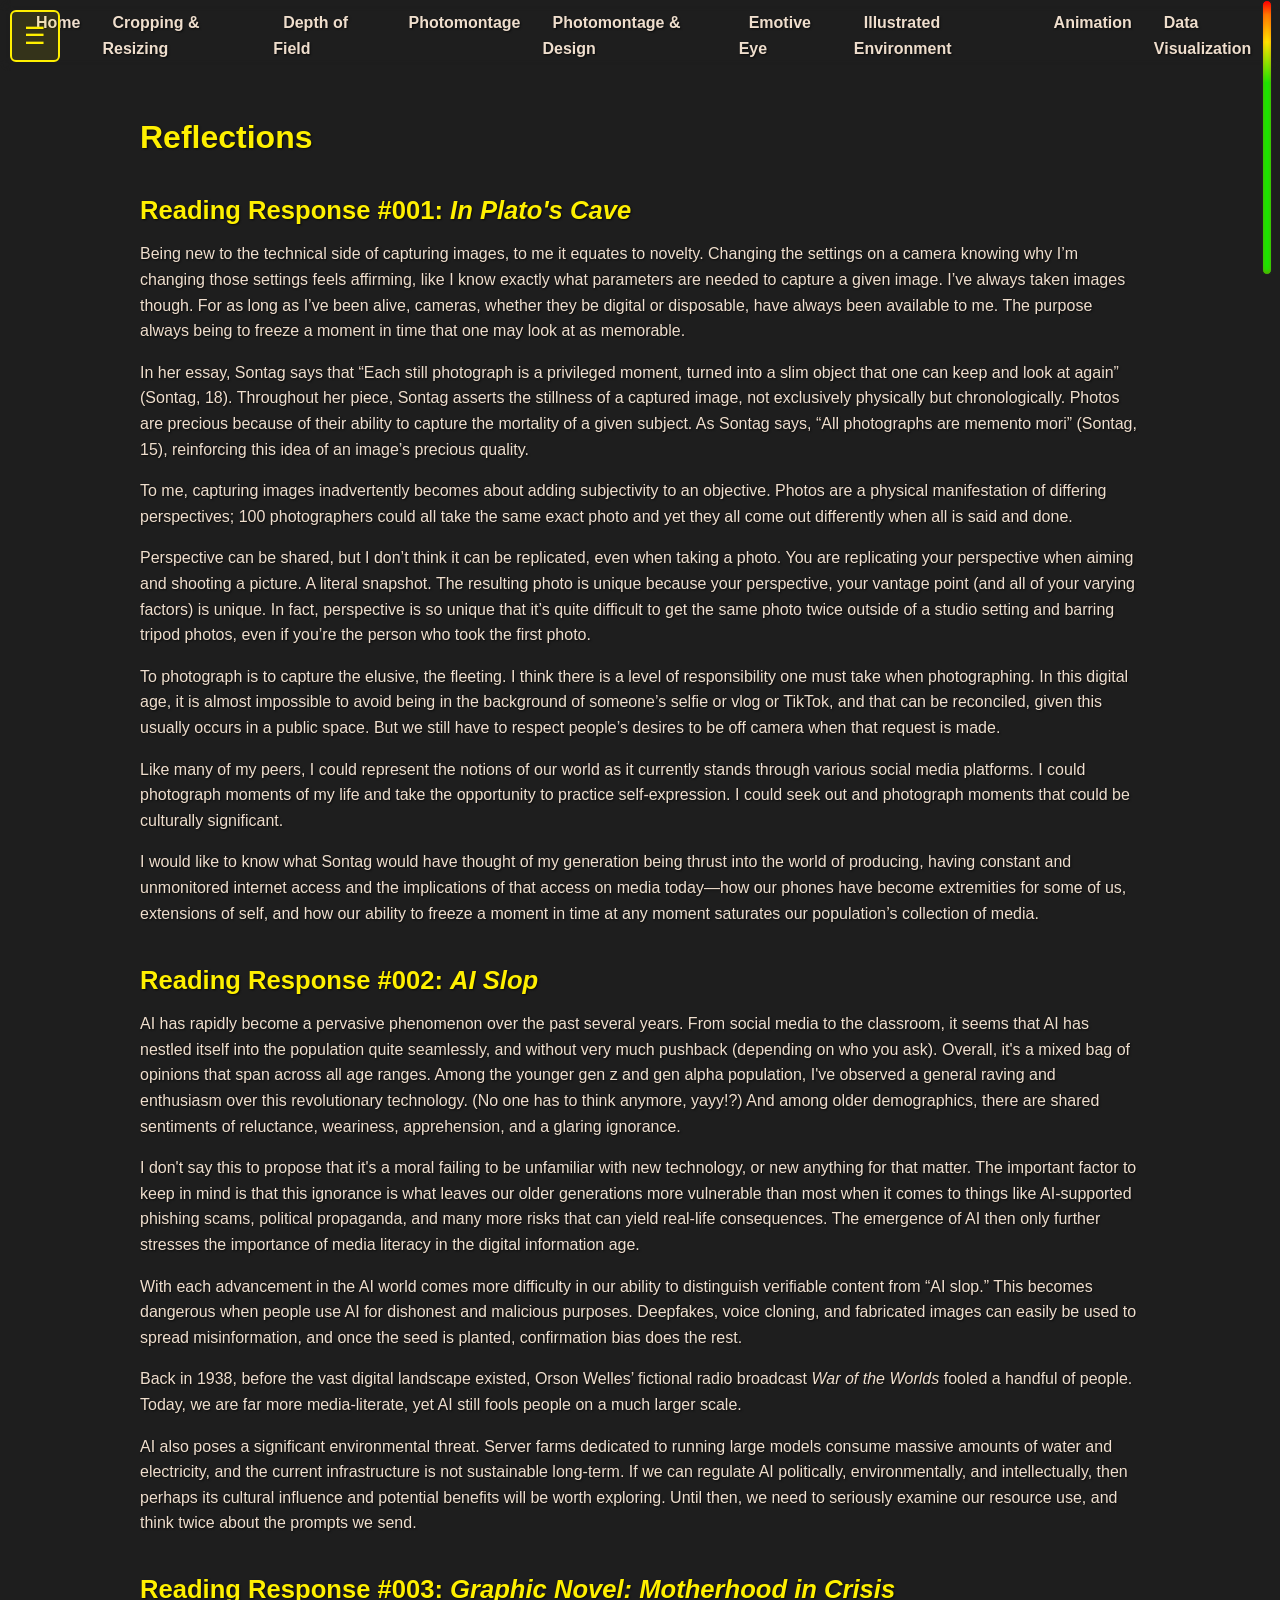
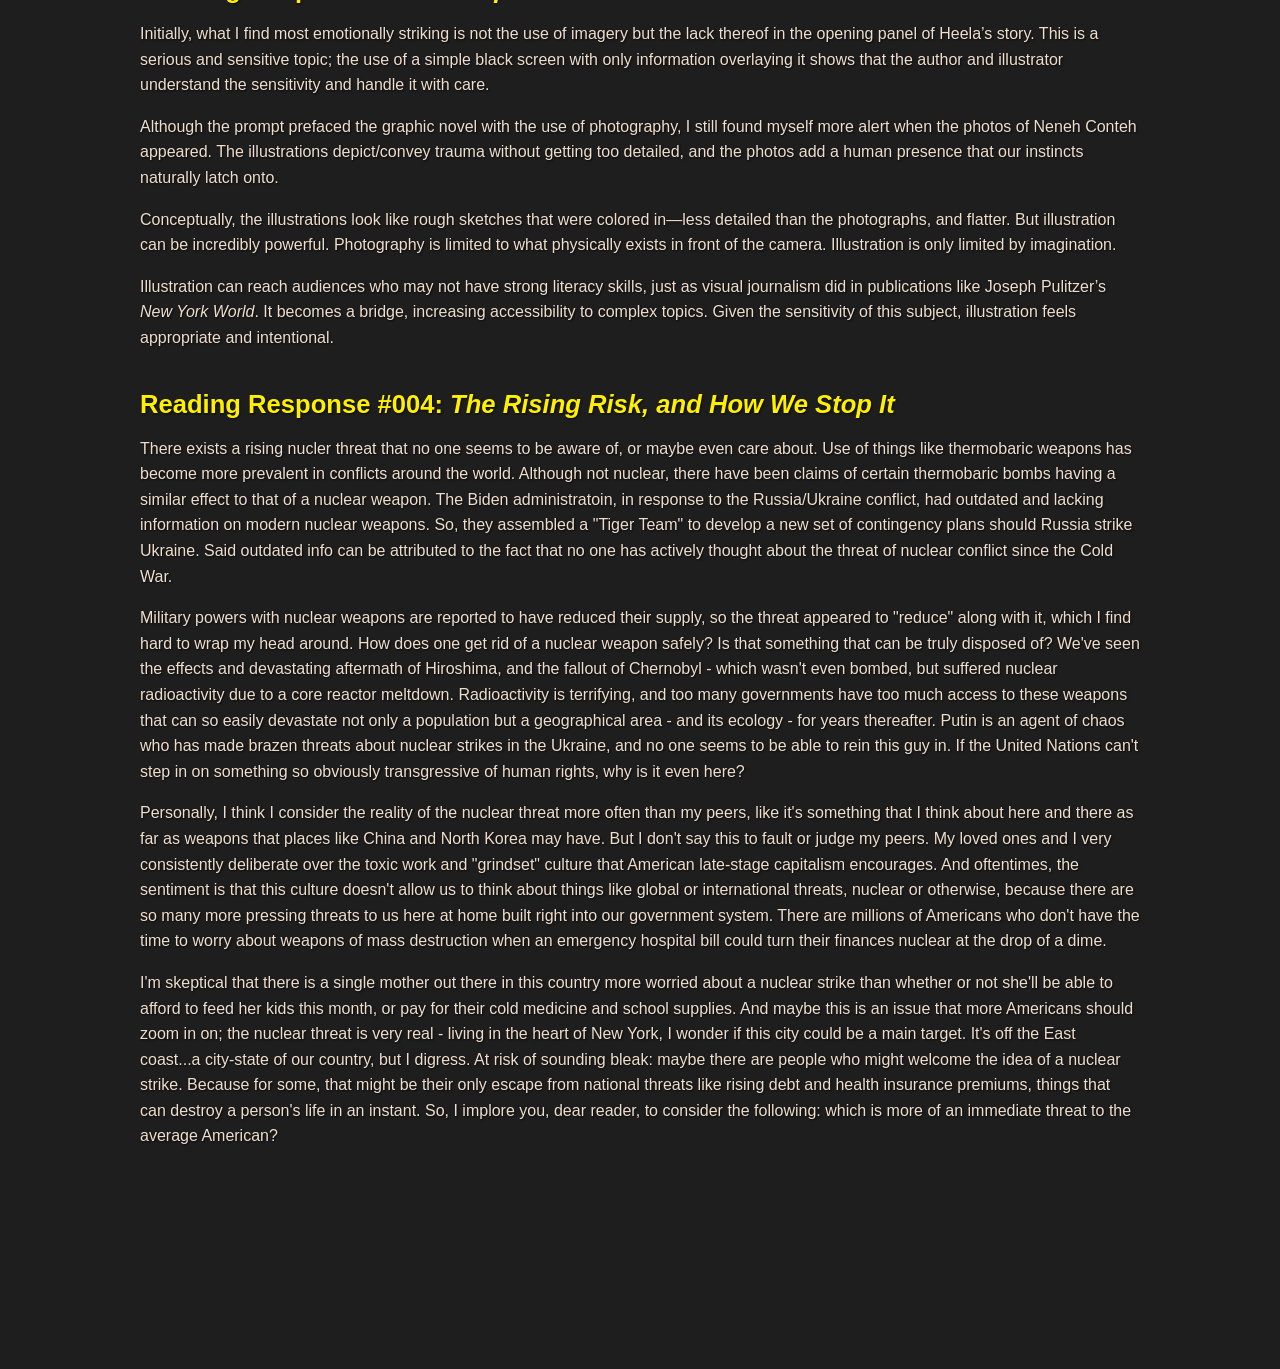
<file: readings.html>
<!DOCTYPE html>
<html lang="en">
<head>
  <meta charset="UTF-8">
  <meta name="viewport" content="width=device-width, initial-scale=1">
  <meta name="description" content="FA25 MEDP150 Reading Responses by Elijah Louis">
  <title>Reflections</title>

  <link rel="stylesheet" href="styles.css">
</head>

<body>

  <nav class="nav">
  <div class="nav-container">
    <ul id="nav-links">
      <li><a href="index.html">Home</a></li>
      <li><a href="hw2.html">Cropping & Resizing</a></li>
      <li><a href="hw3.html">Depth of Field</a></li>
      <li><a href="hw4.html">Photomontage</a></li>
      <li><a href="hw5.html">Photomontage & Design</a></li>
      <li><a href="hw6.html">Emotive Eye</a></li>
      <li><a href="hw7.html">Illustrated Environment</a></li>
      <li><a href="hw8.html">Animation</a></li>
      <li><a href="hw9.html">Data Visualization</a></li>    
     </ul>
   </div>
  </nav> 
  
<nav id="sidebar" class="sidebar collapsed">
  <button id="sidebarToggle" class="sidebar-toggle" type="button" aria-expanded="false" aria-label="Toggle sidebar">☰</button>
  <ul class="accordion">
    <li>
      <button class="accordion-header" type="button">Reflections</button>
      <ul class="accordion-content">
        <li><a href="readings.html">Reflections</a></li>
      </ul>
    </li>

    <li>
      <button class="accordion-header" type="button">Photography</button>
      <ul class="accordion-content">
        <li><a href="hw3.html">Depth of Field</a></li>
        <li><a href="hw4.html">Photomontage</a></li>
        <li><a href="hw5.html">Photomontage &amp; Design</a></li>
      </ul>
    </li>

    <li>
      <button class="accordion-header" type="button">Design</button>
      <ul class="accordion-content">
        <li><a href="hw6.html">Emotive Eye</a></li>
        <li><a href="hw7.html">Illustrated Environment</a></li>
        <li><a href="hw8.html">Animation</a></li>
        <li><a href="hw9.html">Data Visualization</a></li>
        <li><a href="istory.html">Interactive Story</a></li>
      </ul>
    </li>
  </ul>
</nav>
  
<header>
  <h1>Reflections</h1>
</header>

<div class="container">

  <section>
    <h2>Reading Response #001: <i>In Plato's Cave</i></h2>
    <p>
      Being new to the technical side of capturing images, to me it equates to novelty. Changing the settings 
      on a camera knowing why I’m changing those settings feels affirming, like I know exactly what parameters 
      are needed to capture a given image. I’ve always taken images though. For as long as I’ve been alive, 
      cameras, whether they be digital or disposable, have always been available to me. The purpose always 
      being to freeze a moment in time that one may look at as memorable.
    </p>
    <p>
      In her essay, Sontag says that “Each still photograph is a privileged moment, turned into a slim object 
      that one can keep and look at again” (Sontag, 18). Throughout her piece, Sontag asserts the stillness of 
      a captured image, not exclusively physically but chronologically. Photos are precious because of their 
      ability to capture the mortality of a given subject. As Sontag says, “All photographs are memento mori” 
      (Sontag, 15), reinforcing this idea of an image’s precious quality.
    </p>
    <p>
      To me, capturing images inadvertently becomes about adding subjectivity to an objective. Photos are a 
      physical manifestation of differing perspectives; 100 photographers could all take the same exact photo 
      and yet they all come out differently when all is said and done.
    </p>
    <p>
      Perspective can be shared, but I don’t think it can be replicated, even when taking a photo. You 
      are replicating your perspective when aiming and shooting a picture. A literal snapshot. The resulting 
      photo is unique because your perspective, your vantage point (and all of your varying factors) is unique. 
      In fact, perspective is so unique that it’s quite difficult to get the same photo twice outside of a 
      studio setting and barring tripod photos, even if you’re the person who took the first photo. 
    </p>
    <p>
      To photograph is to capture the elusive, the fleeting. I think there is a level of responsibility one 
      must take when photographing. In this digital age, it is almost impossible to avoid being in the background 
      of someone’s selfie or vlog or TikTok, and that can be reconciled, given this usually occurs in a public 
      space. But we still have to respect people’s desires to be off camera when that request is made.
    </p>
    <p>
      Like many of my peers, I could represent the notions of our world as it currently stands through various 
      social media platforms. I could photograph moments of my life and take the opportunity to practice 
      self-expression. I could seek out and photograph moments that could be culturally significant.
    </p>
    <p>
      I would like to know what Sontag would have thought of my generation being thrust into the world of 
      producing, having constant and unmonitored internet access and the implications of that access on media 
      today—how our phones have become extremities for some of us, extensions of self, and how our 
      ability to freeze a moment in time at any moment saturates our population’s collection of media.
    </p>
  </section>

  <section>
    <h2>Reading Response #002: <i>AI Slop</i></h2>
    <p>
      AI has rapidly become a pervasive phenomenon over the past several years. From social media to the 
      classroom, it seems that AI has nestled itself into the population quite seamlessly, and without very 
      much pushback (depending on who you ask). Overall, it's a mixed bag of opinions that span across 
      all age ranges. Among the younger gen z and gen alpha population, I've observed a general raving 
      and enthusiasm over this revolutionary technology. (No one has to think anymore, yayy!?) 
      And among older demographics, there are shared sentiments of reluctance, weariness, apprehension, 
      and a glaring ignorance.
    </p>
    <p>
      I don't say this to propose that it's a moral failing to be unfamiliar with new technology, or new
      anything for that matter. The important factor to keep in mind is that this ignorance is what 
      leaves our older generations more vulnerable than most when it comes to things like
      AI-supported phishing scams, political propaganda, and many more risks that can yield real-life 
      consequences. The emergence of AI then only further stresses the importance of media literacy 
      in the digital information age.
    </p>
    <p>
      With each advancement in the AI world comes more difficulty in our ability to distinguish verifiable 
      content from “AI slop.” This becomes dangerous when people use AI for dishonest and malicious purposes. 
      Deepfakes, voice cloning, and fabricated images can easily be used to spread misinformation, and once the 
      seed is planted, confirmation bias does the rest.
    </p>
    <p>
      Back in 1938, before the vast digital landscape existed, Orson Welles’ fictional radio broadcast 
      <i>War of the Worlds</i> fooled a handful of people. Today, we are far more media-literate, yet AI still 
      fools people on a much larger scale.
    </p>
    <p>
      AI also poses a significant environmental threat. Server farms dedicated to running large models consume 
      massive amounts of water and electricity, and the current infrastructure is not sustainable long-term. 
      If we can regulate AI politically, environmentally, and intellectually, then perhaps its cultural influence 
      and potential benefits will be worth exploring. Until then, we need to seriously examine our resource use,
      and think twice about the prompts we send.
    </p>
  </section>

  <section>
    <h2>Reading Response #003: <i>Graphic Novel: Motherhood in Crisis</i></h2>
    <p>
      Initially, what I find most emotionally striking is not the use of imagery but the lack thereof in the 
      opening panel of Heela’s story. This is a serious and sensitive topic; the use of a simple black screen 
      with only information overlaying it shows that the author and illustrator understand the sensitivity and 
      handle it with care.
    </p>
    <p>
      Although the prompt prefaced the graphic novel with the use of photography, I still found myself more 
      alert when the photos of Neneh Conteh appeared. The illustrations depict/convey trauma without getting too 
      detailed, and the photos add a human presence that our instincts naturally latch onto.
    </p>
    <p>
      Conceptually, the illustrations look like rough sketches that were colored in—less detailed than the 
      photographs, and flatter. But illustration can be incredibly powerful. Photography is limited to what 
      physically exists in front of the camera. Illustration is only limited by imagination.
    </p>
    <p>
      Illustration can reach audiences who may not have strong literacy skills, just as visual journalism did 
      in publications like Joseph Pulitzer’s <i>New York World</i>. It becomes a bridge, increasing accessibility 
      to complex topics. Given the sensitivity of this subject, illustration feels appropriate and intentional.
    </p>
  </section>

   <section>
    <h2>Reading Response #004: <i>The Rising Risk, and How We Stop It</i></h2>
    <p>
      There exists a rising nucler threat that no one seems to be aware of, or maybe even care about. Use of things 
      like thermobaric weapons has become more prevalent in conflicts around the world. Although not nuclear, there
      have been claims of certain thermobaric bombs having a similar effect to that of a nuclear weapon. The Biden 
      administratoin, in response to the Russia/Ukraine conflict, had outdated and lacking information on modern 
      nuclear weapons. So, they assembled a "Tiger Team" to develop a new set of contingency plans should Russia
      strike Ukraine. Said outdated info can be attributed to the fact that no one has actively thought about the
      threat of nuclear conflict since the Cold War.
    </p>
    <p>
      Military powers with nuclear weapons are reported to have reduced their supply, so the threat appeared to 
      "reduce" along with it, which I find hard to wrap my head around. How does one get rid of a nuclear weapon
      safely? Is that something that can be truly disposed of? We've seen the effects and devastating aftermath
      of Hiroshima, and the fallout of Chernobyl - which wasn't even bombed, but suffered nuclear radioactivity
      due to a core reactor meltdown. Radioactivity is terrifying, and too many governments have too much access
      to these weapons that can so easily devastate not only a population but a geographical area - and its ecology
      - for years thereafter. Putin is an agent of chaos who has made brazen threats about nuclear strikes in 
      the Ukraine, and no one seems to be able to rein this guy in. If the United Nations can't step in on 
      something so obviously transgressive of human rights, why is it even here?
    </p>
    <p>
      Personally, I think I consider the reality of the nuclear threat more often than my peers, like it's
      something that I think about here and there as far as weapons that places like China and North Korea may have.
      But I don't say this to fault or judge my peers. My loved ones and I very consistently deliberate over the 
      toxic work and "grindset" culture that American late-stage capitalism encourages. And oftentimes, the
      sentiment is that this culture doesn't allow us to think about things like global or international threats,
      nuclear or otherwise, because there are so many more pressing threats to us here at home built right into
      our government system. There are millions of Americans who don't have the time to worry about weapons of
      mass destruction when an emergency hospital bill could turn their finances nuclear at the drop of a dime.
    </p>
    <p>
      I'm skeptical that there is a single mother out there in this country more worried about a nuclear strike
      than whether or not she'll be able to afford to feed her kids this month, or pay for their cold medicine
      and school supplies. And maybe this is an issue that more Americans should zoom in on; the nuclear threat
      is very real - living in the heart of New York, I wonder if this city could be a main target. It's off
      the East coast...a city-state of our country, but I digress. At risk of sounding bleak: maybe there are
      people who might welcome the idea of a nuclear strike. Because for some, that might be their only escape
      from national threats like rising debt and health insurance premiums, things that can destroy a person's
      life in an instant. So, I implore you, dear reader, to consider the following: which is more of an immediate
      threat to the average American?
    </p>
  </section>

</div>
<script src="navbar.js"></script>
<script src="sidebar.js"></script>  
</body>
</html>
</file>
<file: styles.css>
/* =========================
   Global Styles
========================= */
body {
  font-family: "Poppins", Arial, sans-serif; /* standard arial font */
  background-color: #1E1E1E;
  color: #efdecd;
  margin: 10px auto 220px;
  padding-top: 60px;
  box-sizing: border-box;
  max-width: 1000px;
  transition: margin-left 0.3s ease;
}

/* Prevent text selection while dragging the scrollbar thumb */
.no-select {
  user-select: none !important;
  -webkit-user-select: none !important;
  -ms-user-select: none !important;
}

h1, h2, h3 {
  font-family: "Poppins", Arial, sans-serif;
  color: #FFF000;
  margin-top: 1.5em;
  margin-bottom: 0.5em;
  line-height: 1.2;
}

p, li, figcaption {
  font-size: clamp(1rem, 1.2vw, 1.3rem);
  line-height: 1.6;
}

h1 { font-size: 2rem; }
h2 { font-size: 1.6rem; }
h3 { font-size: 1.3rem; }

/* =========================
   Global Text Visibility
========================= */
p, h1, h2, h3, li {
  text-shadow: 1px 1px 2px rgba(0,0,0,0.7);
}

/* =========================
   Navigation Bar
========================= */
.nav {
  position: fixed;
  top: 0;
  left: 0;
  width: 100vw; /* always stretch across window */
  z-index: 9999; 
  background: rgba(34, 34, 34, 0); /*transparent bg*/ /*transparent bg*/
  padding: 10px 20px;
  display: flex;
  justify-content: center;
  backdrop-filter: blur(6px);
  transition: top 0.3s ease, background-color 0.3s ease;
}

.nav.scrolled {
   background-color: rgba(34, 34, 34, 0.95);
}

.nav ul {
  display: flex;
  flex-wrap: nowrap;
  justify-content: center;
  list-style: none;
  margin: 0;
  padding: 0;
}

.nav li {
  margin: 0 6px;
}

.nav a {
  text-decoration: none;
  color: #efdecd;
  font-weight: bold;
  padding: 6px 10px;
  border-radius: 5px;
  font-size: clamp(0.7rem, 1.5vw, 1rem);
  transition: background-color 0.3s, color 0.3s; 
}

.nav.scrolled a {
  color: #fff;
}

.nav a:hover {
  color: #FFF000;
}

/* =========================
   Nav Links
========================= */
#nav-links {
  display: none;
}

#nav-links.show {
  display: flex;
}

/* =========================
   Images and Figures
========================= */
img {
  max-width: 80%;
  height: auto;
  display: block;
  margin: 10px auto;
  border-radius: 5px;
}

figure {
  margin: 20px 0;
  text-align: center;
}

figcaption {
  font-style: italic;
  font-size: 0.9rem;
  color: #ffbf00;
  margin-top: 5px;
}

/* =========================
   Responsive Typography
========================= */
@media (max-width: 768px) {
  h1 { font-size: 1.8rem; }
  h2 { font-size: 1.5rem; }
  h3 { font-size: 1.2rem; }
  p, li, figcaption { font-size: 0.95rem; }
}

/* =========================
Optional: small screens nav stacking
========================= */
@media (max-width: 500px) {
  body {
   padding-top: 60px;
  }
  .nav ul li a {
    padding: 6px 8px; /* smaller padding for tiny screens */
  }
}
@media (min-width: 768px) {
  #nav-links {
    display: flex;
  }
}

/* =========================
   Custom overlay scrollbar (draggable)
========================= */
.custom-scrollbar {
  position: fixed;
  right: 8px;
  top: 0;
  height: 100vh;
  width: 12px;
  z-index: 99999;
  opacity: 0;
  transition: opacity 0.45s ease;
  pointer-events: none;
}

.custom-scrollbar.visible {
  opacity: 1;
  pointer-events: auto;
}

.custom-scrollbar-thumb {
  position: absolute;
  right: 0;
  width: 8px;
  border-radius: 6px;
  background: linear-gradient(to bottom,
    #ff0000 0%, 
    #ff8800 5%,
    #ffff00 15%,
    #00ff00 30%
  );
  border: 1px solid #222;
  box-shadow: inset 0 0 6px rgba(255,0,0,0.5);
  transition: transform 0.06s linear, height 0.06s linear;
  pointer-events: auto;
  touch-action: none;
}

.custom-scrollbar-thumb:hover {
  filter: brightness(1.08);
}

/* SCROLLBAR FALLBACKS */
body::-webkit-scrollbar {
  width: 0;
  background: transparent;
}

html {
  scrollbar-width: none;
  -ms-overflow-style: none;
}

/* =========================
   Sidebar Base
   NOTE: z-index increased so sidebar (and hamburger) sit above the navbar
========================= */
.sidebar {
  position: fixed;
  top: 0;
  left: 0;
  width: 220px;
  height: 100vh;
  background: rgba(34,34,34,0.0);
  padding: 10px 10px;
  box-sizing: border-box;
  overflow-y: auto;
  transition: width 0.3s ease;
  z-index: 10001; /* raised above .nav (9999) so toggle is clickable */
}
/* =========================
   Collapse Button
   Ensure the toggle element itself has a stacking context above the nav
========================= */
.sidebar-toggle {
  appearance: none;
  -webkit-appearance: none;
  -moz-appearance: none;
  background: rgba(255, 240, 0, 0.1);
  border: 2px solid #FFF000;
  padding: 10px 12px;
  cursor: pointer;
  font-size: 1.5rem;
  color: #FFF000;
  border-radius: 6px;
  transition: background-color 0.3s, transform 0.2s;
  position: relative;
  z-index: 10002;
}

.sidebar-toggle:hover {
  background: rgba(255, 240, 0, 0.2);
  transform: scale(1.05);
}

/* Keep keyboard focus visible */
.sidebar-toggle:focus {
  outline: none;
  box-shadow: 0 0 0 3px rgba(0,123,255,0.25);
  border-radius: 4px;
}
/* =========================
   Accordion Sections
========================= */
.accordion {
  list-style: none;
  padding: 0;
  margin-top: 20px;
}

.accordion-header {
  width: 100%;
  background: none;
  color: #FFF000;
  border: none;
  text-align: left;
  padding: 10px 5px;
  font-size: 1rem;
  font-weight: bold;
  cursor: pointer;
  transition: color 0.3s;
}

.accordion-header:hover {
  color: #ffd700;
}

.accordion-content {
  max-height: 0;
  overflow: hidden;
  transition: max-height 0.3s ease; 
}

.accordion-content.open {
  max-height: 500px;
}

.accordion-content li a {
  display: block;
  color: #efdecd;
  padding: 8px 5px;
  border-radius: 4px;
  text-decoration: none;
}

.accordion-content li a:hover {
  background: rgba(255,255,0,0.2);
  color: #FFF000;
}

/* =========================
   Sidebar Collapsed
========================= */
.sidebar.collapsed {
  width: 60px;
}

.sidebar.collapsed .accordion-header {
  display: none;
}

.sidebar.collapsed .accordion-content {
  display: none !important;
}

body.sidebar-collapsed main {
  margin-left: 60px;
}

main {
  /* default: do not force a left margin so content can be centered */
  transition: margin-left 0.3s ease;
}

/* =========================
   Main Container Centering
========================= */
main.container {
  max-width: 1000px; /* limits width for readability */
  margin: 0 auto;    /* centers horizontally */
  padding: 20px;     /* optional spacing */
  transition: margin-left 0.3s ease; /* adjusts with sidebar collapse */
}

body.sidebar-collapsed main.container {
  margin-left: auto; /* remove extra margin when sidebar is collapsed */
}
</file>
